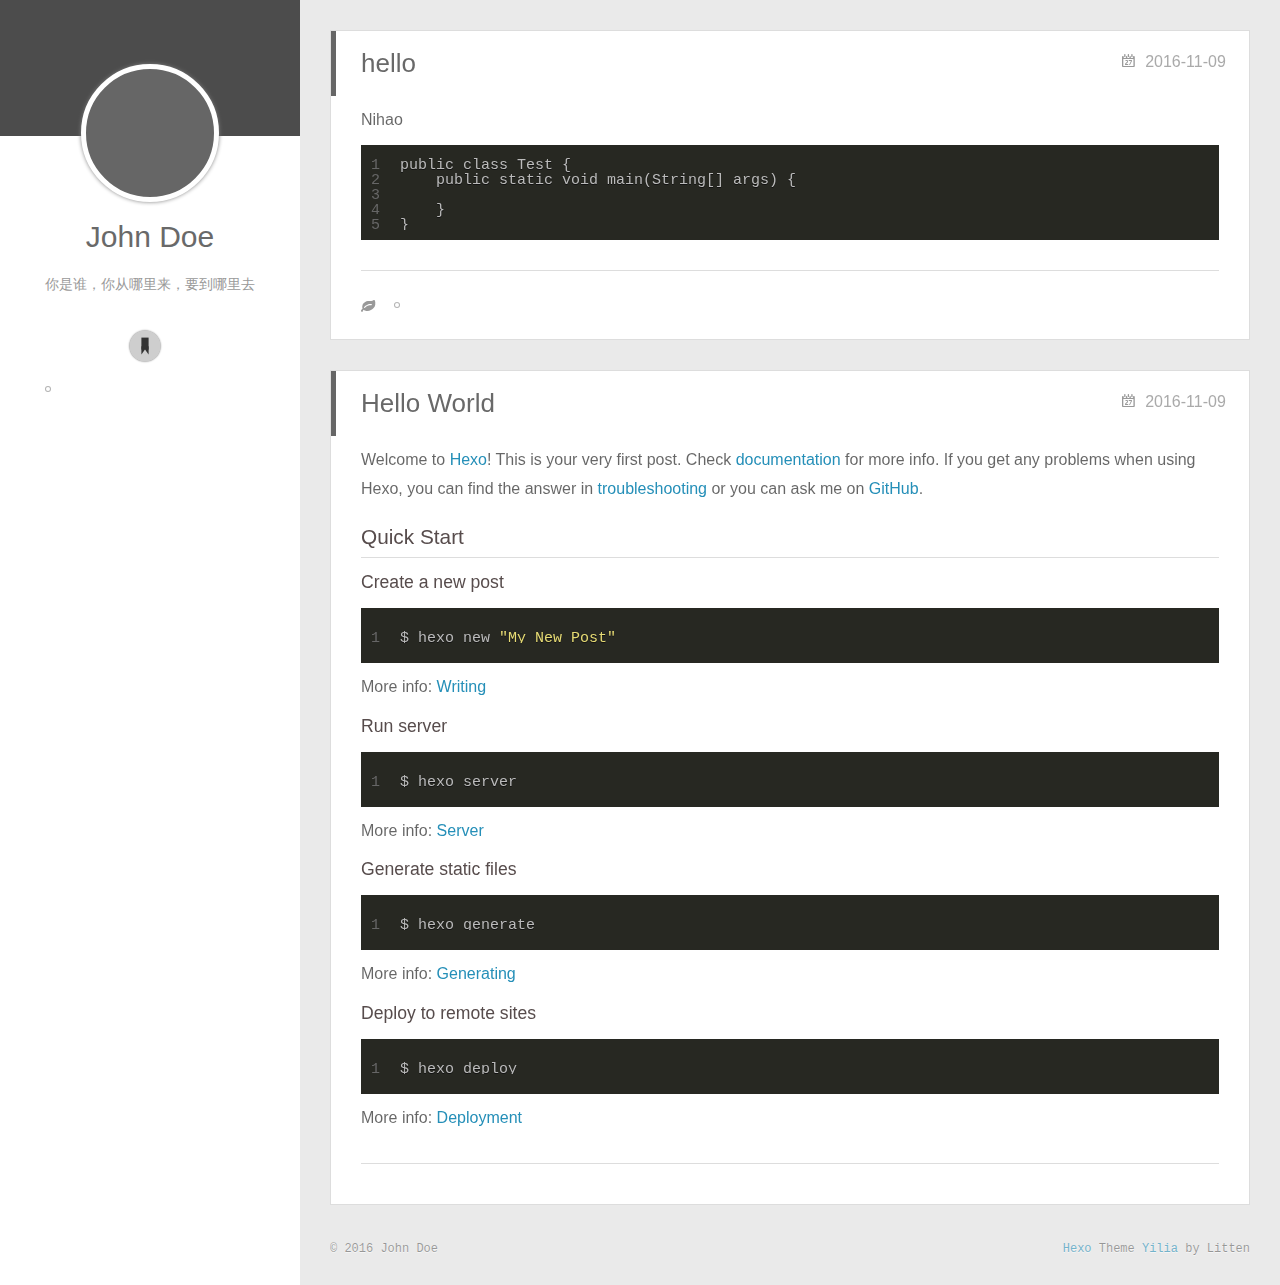
<file: index.html>
<!DOCTYPE html>
<html>
<head>
  <meta charset="utf-8">
  
  <meta http-equiv="X-UA-Compatible" content="IE=edge" >
  <title>Hexo</title>
  <meta name="viewport" content="width=device-width, initial-scale=1, maximum-scale=1">
  <meta name="description" content="你是谁，你从哪里来，要到哪里去">
<meta property="og:type" content="website">
<meta property="og:title" content="Hexo">
<meta property="og:url" content="http://yoursite.com/index.html">
<meta property="og:site_name" content="Hexo">
<meta property="og:description" content="你是谁，你从哪里来，要到哪里去">
<meta name="twitter:card" content="summary">
<meta name="twitter:title" content="Hexo">
<meta name="twitter:description" content="你是谁，你从哪里来，要到哪里去">
  
    <link rel="alternative" href="/atom.xml" title="Hexo" type="application/atom+xml">
  
  
    <link rel="icon" href="/favicon.png">
  
  <link rel="stylesheet" href="/css/style.css">
  <script src="http://7.url.cn/edu/jslib/comb/require-2.1.6,jquery-1.9.1.min.js"></script>
</head>

<body>
  <div id="container">
    <div class="left-col">
    <div class="overlay"></div>
<div class="intrude-less">
	<header id="header" class="inner">
		<a href="/" class="profilepic">
			
			<img lazy-src="/img/dog.png" class="js-avatar">
			
		</a>

		<hgroup>
		  <h1 class="header-author"><a href="/sitemap">John Doe</a></h1>
		</hgroup>

		
		<p class="header-subtitle">你是谁，你从哪里来，要到哪里去</p>
		

		
			<div class="switch-btn">
				<div class="icon">
					<div class="icon-ctn">
						<div class="icon-wrap icon-ribbon" data-idx="1">
							<div class="ribbon"></div>
						</div>
						<div class="icon-wrap icon-house hide" data-idx="0">
							<div class="birdhouse"></div>
							<div class="birdhouse_holes"></div>
						</div>
						
						<div class="icon-wrap icon-link hide" data-idx="2">
							<div class="loopback_l"></div>
							<div class="loopback_r"></div>
						</div>
						
						
						<div class="icon-wrap icon-me hide" data-idx="3">
							<div class="user"></div>
							<div class="shoulder"></div>
						</div>
						
					</div>

				</div>
				<div class="tips-box hide">
					<div class="tips-arrow"></div>
					<ul class="tips-inner">
						<li>Tags</li>
						<li>Menu</li>
						
						<li>Links</li>
						
						
						<li>Über</li>
						
					</ul>
				</div>
			</div>
		

		<div class="switch-area">
			<div class="switch-wrap">
				
				<section class="switch-part switch-part1">
					<div class="widget tagcloud" id="js-tagcloud">
						<a href="/tags/Qt/" style="font-size: 10px;">Qt</a>
					</div>
				</section>
				

				<section class="switch-part switch-part2">
					<nav class="header-menu">
						<ul>
						
							<li><a href="/">主页</a></li>
				        
							<li><a href="/archives">所有文章</a></li>
				        
						</ul>
					</nav>
					<nav class="header-nav">
						<div class="social">
							
						</div>
					</nav>
				</section>

				
				<section class="switch-part switch-part3">
					<div id="js-friends">
					
			          <a target="_blank" class="main-nav-link switch-friends-link" href="http://localhost:4000/">奥巴马的博客</a>
			        
			          <a target="_blank" class="main-nav-link switch-friends-link" href="http://localhost:4000/">卡卡的美丽传说</a>
			        
			          <a target="_blank" class="main-nav-link switch-friends-link" href="http://localhost:4000/">本泽马的博客</a>
			        
			          <a target="_blank" class="main-nav-link switch-friends-link" href="http://localhost:4000/">吉格斯的博客</a>
			        
			          <a target="_blank" class="main-nav-link switch-friends-link" href="http://localhost:4000/">习大大大不同</a>
			        
			          <a target="_blank" class="main-nav-link switch-friends-link" href="http://localhost:4000/">托蒂的博客</a>
			        
			        </div>
				</section>
				

				
				
				<section class="switch-part switch-part4">
				
					<div id="js-aboutme">我是谁，我从哪里来，我到哪里去？我就是我，是颜色不一样的吃货…</div>
				</section>
				
			</div>
		</div>
	</header>
</div>

    </div>
    <div class="mid-col">
      <nav id="mobile-nav">
  	<div class="overlay">
  		<div class="slider-trigger"></div>
  		<h1 class="header-author js-mobile-header hide">John Doe</h1>
  	</div>
	<div class="intrude-less">
		<header id="header" class="inner">
			<div class="profilepic">
			
				<img lazy-src="/img/dog.png" class="js-avatar">
			
			</div>
			<hgroup>
			  <h1 class="header-author">John Doe</h1>
			</hgroup>
			
			<p class="header-subtitle">你是谁，你从哪里来，要到哪里去</p>
			
			<nav class="header-menu">
				<ul>
				
					<li><a href="/">主页</a></li>
		        
					<li><a href="/archives">所有文章</a></li>
		        
		        <div class="clearfix"></div>
				</ul>
			</nav>
			<nav class="header-nav">
				<div class="social">
					
				</div>
			</nav>
		</header>				
	</div>
</nav>

      <div class="body-wrap">
  
    <article id="post-hello" class="article article-type-post" itemscope itemprop="blogPost">
  
    <div class="article-meta">
        

        
            <a href="/2016/11/09/hello/" class="article-date">
  	<time datetime="2016-11-09T03:16:01.000Z" itemprop="datePublished">2016-11-09</time>
</a>
        
    </div>
  
  <div class="article-inner">
    
      <input type="hidden" class="isFancy" />
    
    
      <header class="article-header">
        
  
    <h1 itemprop="name">
      <a class="article-title" href="/2016/11/09/hello/">hello</a>
    </h1>
  

      </header>
      
    
    <div class="article-entry" itemprop="articleBody">
      
        
        <p>Nihao</p>
<figure class="highlight plain"><table><tr><td class="gutter"><pre><div class="line">1</div><div class="line">2</div><div class="line">3</div><div class="line">4</div><div class="line">5</div></pre></td><td class="code"><pre><div class="line">public class Test &#123;</div><div class="line">    public static void main(String[] args) &#123;</div><div class="line"></div><div class="line">    &#125;</div><div class="line">&#125;</div></pre></td></tr></table></figure>

      
    </div>
    
    <div class="article-info article-info-index">
      
      
	<div class="article-tag tagcloud">
		<ul class="article-tag-list"><li class="article-tag-list-item"><a class="article-tag-list-link" href="/tags/Qt/">Qt</a></li></ul>
	</div>

      

      
      <div class="clearfix"></div>
    </div>
    
  </div>
  
</article>







  
    <article id="post-hello-world" class="article article-type-post" itemscope itemprop="blogPost">
  
    <div class="article-meta">
        

        
            <a href="/2016/11/09/hello-world/" class="article-date">
  	<time datetime="2016-11-09T02:08:50.088Z" itemprop="datePublished">2016-11-09</time>
</a>
        
    </div>
  
  <div class="article-inner">
    
      <input type="hidden" class="isFancy" />
    
    
      <header class="article-header">
        
  
    <h1 itemprop="name">
      <a class="article-title" href="/2016/11/09/hello-world/">Hello World</a>
    </h1>
  

      </header>
      
    
    <div class="article-entry" itemprop="articleBody">
      
        
        <p>Welcome to <a href="https://hexo.io/" target="_blank" rel="external">Hexo</a>! This is your very first post. Check <a href="https://hexo.io/docs/" target="_blank" rel="external">documentation</a> for more info. If you get any problems when using Hexo, you can find the answer in <a href="https://hexo.io/docs/troubleshooting.html" target="_blank" rel="external">troubleshooting</a> or you can ask me on <a href="https://github.com/hexojs/hexo/issues" target="_blank" rel="external">GitHub</a>.</p>
<h2 id="Quick-Start"><a href="#Quick-Start" class="headerlink" title="Quick Start"></a>Quick Start</h2><h3 id="Create-a-new-post"><a href="#Create-a-new-post" class="headerlink" title="Create a new post"></a>Create a new post</h3><figure class="highlight bash"><table><tr><td class="gutter"><pre><div class="line">1</div></pre></td><td class="code"><pre><div class="line">$ hexo new <span class="string">"My New Post"</span></div></pre></td></tr></table></figure>
<p>More info: <a href="https://hexo.io/docs/writing.html" target="_blank" rel="external">Writing</a></p>
<h3 id="Run-server"><a href="#Run-server" class="headerlink" title="Run server"></a>Run server</h3><figure class="highlight bash"><table><tr><td class="gutter"><pre><div class="line">1</div></pre></td><td class="code"><pre><div class="line">$ hexo server</div></pre></td></tr></table></figure>
<p>More info: <a href="https://hexo.io/docs/server.html" target="_blank" rel="external">Server</a></p>
<h3 id="Generate-static-files"><a href="#Generate-static-files" class="headerlink" title="Generate static files"></a>Generate static files</h3><figure class="highlight bash"><table><tr><td class="gutter"><pre><div class="line">1</div></pre></td><td class="code"><pre><div class="line">$ hexo generate</div></pre></td></tr></table></figure>
<p>More info: <a href="https://hexo.io/docs/generating.html" target="_blank" rel="external">Generating</a></p>
<h3 id="Deploy-to-remote-sites"><a href="#Deploy-to-remote-sites" class="headerlink" title="Deploy to remote sites"></a>Deploy to remote sites</h3><figure class="highlight bash"><table><tr><td class="gutter"><pre><div class="line">1</div></pre></td><td class="code"><pre><div class="line">$ hexo deploy</div></pre></td></tr></table></figure>
<p>More info: <a href="https://hexo.io/docs/deployment.html" target="_blank" rel="external">Deployment</a></p>

      
    </div>
    
    <div class="article-info article-info-index">
      
      
      

      
      <div class="clearfix"></div>
    </div>
    
  </div>
  
</article>







  
  
</div>
      <footer id="footer">
  <div class="outer">
    <div id="footer-info">
    	<div class="footer-left">
    		&copy; 2016 John Doe
    	</div>
      	<div class="footer-right">
      		<a href="http://hexo.io/" target="_blank">Hexo</a>  Theme <a href="https://github.com/litten/hexo-theme-yilia" target="_blank">Yilia</a> by Litten
      	</div>
    </div>
  </div>
</footer>
    </div>
    
  <link rel="stylesheet" href="/fancybox/jquery.fancybox.css">


<script>
	var yiliaConfig = {
		fancybox: true,
		mathjax: true,
		animate: true,
		isHome: true,
		isPost: false,
		isArchive: false,
		isTag: false,
		isCategory: false,
		open_in_new: false
	}
</script>
<script src="/js/main.js"></script>






<script type="text/x-mathjax-config">
MathJax.Hub.Config({
    tex2jax: {
        inlineMath: [ ['$','$'], ["\\(","\\)"]  ],
        processEscapes: true,
        skipTags: ['script', 'noscript', 'style', 'textarea', 'pre', 'code']
    }
});

MathJax.Hub.Queue(function() {
    var all = MathJax.Hub.getAllJax(), i;
    for(i=0; i < all.length; i += 1) {
        all[i].SourceElement().parentNode.className += ' has-jax';                 
    }       
});
</script>

<script type="text/javascript" src="http://cdn.mathjax.org/mathjax/latest/MathJax.js?config=TeX-AMS-MML_HTMLorMML">
</script>


  </div>
</body>
</html>
</file>
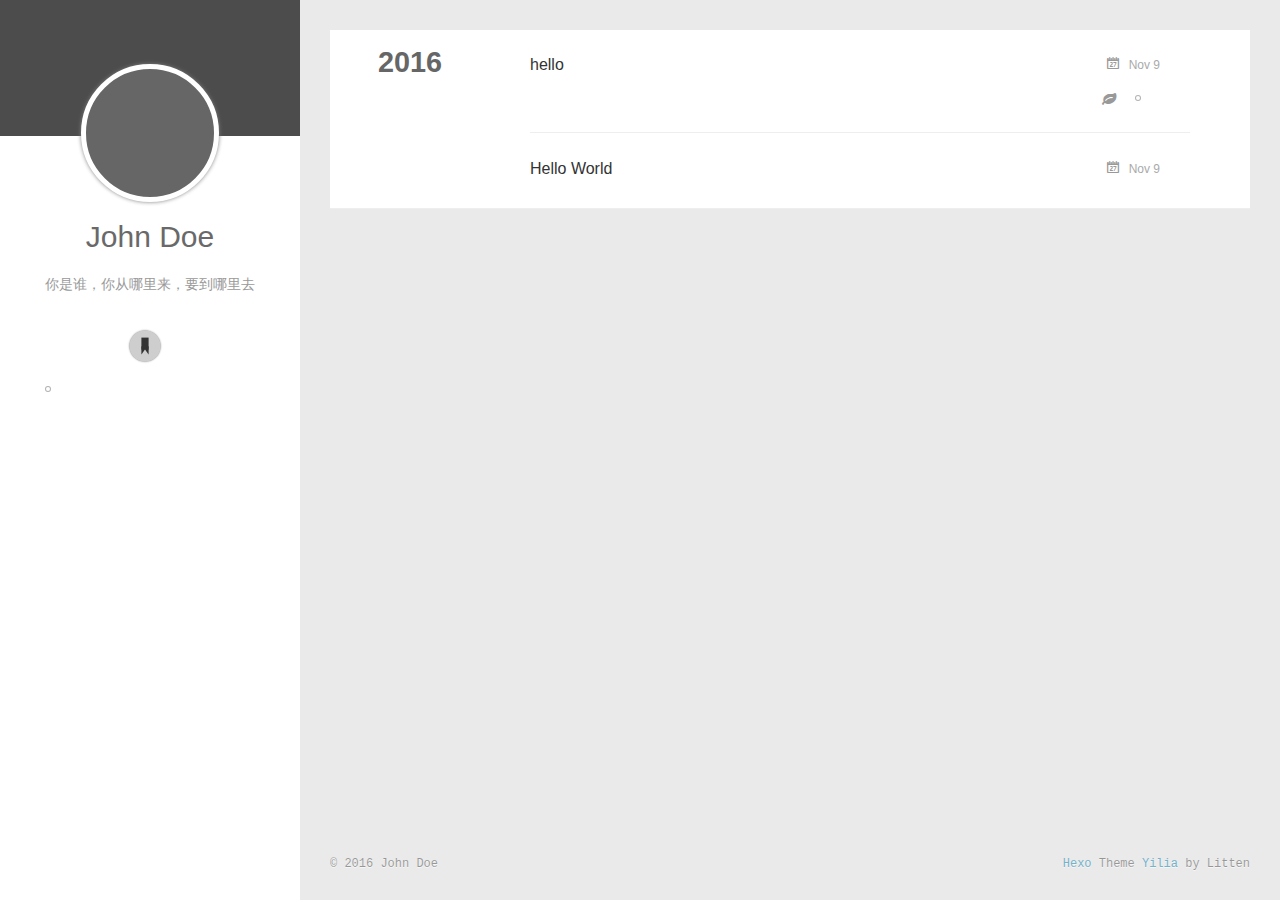
<file: archives/index.html>
<!DOCTYPE html>
<html>
<head>
  <meta charset="utf-8">
  
  <meta http-equiv="X-UA-Compatible" content="IE=edge" >
  <title>Archives | Hexo</title>
  <meta name="viewport" content="width=device-width, initial-scale=1, maximum-scale=1">
  <meta name="description" content="你是谁，你从哪里来，要到哪里去">
<meta property="og:type" content="website">
<meta property="og:title" content="Hexo">
<meta property="og:url" content="http://yoursite.com/archives/index.html">
<meta property="og:site_name" content="Hexo">
<meta property="og:description" content="你是谁，你从哪里来，要到哪里去">
<meta name="twitter:card" content="summary">
<meta name="twitter:title" content="Hexo">
<meta name="twitter:description" content="你是谁，你从哪里来，要到哪里去">
  
    <link rel="alternative" href="/atom.xml" title="Hexo" type="application/atom+xml">
  
  
    <link rel="icon" href="/favicon.png">
  
  <link rel="stylesheet" href="/css/style.css">
  <script src="http://7.url.cn/edu/jslib/comb/require-2.1.6,jquery-1.9.1.min.js"></script>
</head>

<body>
  <div id="container">
    <div class="left-col">
    <div class="overlay"></div>
<div class="intrude-less">
	<header id="header" class="inner">
		<a href="/" class="profilepic">
			
			<img lazy-src="/img/dog.png" class="js-avatar">
			
		</a>

		<hgroup>
		  <h1 class="header-author"><a href="/sitemap">John Doe</a></h1>
		</hgroup>

		
		<p class="header-subtitle">你是谁，你从哪里来，要到哪里去</p>
		

		
			<div class="switch-btn">
				<div class="icon">
					<div class="icon-ctn">
						<div class="icon-wrap icon-ribbon" data-idx="1">
							<div class="ribbon"></div>
						</div>
						<div class="icon-wrap icon-house hide" data-idx="0">
							<div class="birdhouse"></div>
							<div class="birdhouse_holes"></div>
						</div>
						
						<div class="icon-wrap icon-link hide" data-idx="2">
							<div class="loopback_l"></div>
							<div class="loopback_r"></div>
						</div>
						
						
						<div class="icon-wrap icon-me hide" data-idx="3">
							<div class="user"></div>
							<div class="shoulder"></div>
						</div>
						
					</div>

				</div>
				<div class="tips-box hide">
					<div class="tips-arrow"></div>
					<ul class="tips-inner">
						<li>Tags</li>
						<li>Menu</li>
						
						<li>Links</li>
						
						
						<li>Über</li>
						
					</ul>
				</div>
			</div>
		

		<div class="switch-area">
			<div class="switch-wrap">
				
				<section class="switch-part switch-part1">
					<div class="widget tagcloud" id="js-tagcloud">
						<a href="/tags/Qt/" style="font-size: 10px;">Qt</a>
					</div>
				</section>
				

				<section class="switch-part switch-part2">
					<nav class="header-menu">
						<ul>
						
							<li><a href="/">主页</a></li>
				        
							<li><a href="/archives">所有文章</a></li>
				        
						</ul>
					</nav>
					<nav class="header-nav">
						<div class="social">
							
						</div>
					</nav>
				</section>

				
				<section class="switch-part switch-part3">
					<div id="js-friends">
					
			          <a target="_blank" class="main-nav-link switch-friends-link" href="http://localhost:4000/">奥巴马的博客</a>
			        
			          <a target="_blank" class="main-nav-link switch-friends-link" href="http://localhost:4000/">卡卡的美丽传说</a>
			        
			          <a target="_blank" class="main-nav-link switch-friends-link" href="http://localhost:4000/">本泽马的博客</a>
			        
			          <a target="_blank" class="main-nav-link switch-friends-link" href="http://localhost:4000/">吉格斯的博客</a>
			        
			          <a target="_blank" class="main-nav-link switch-friends-link" href="http://localhost:4000/">习大大大不同</a>
			        
			          <a target="_blank" class="main-nav-link switch-friends-link" href="http://localhost:4000/">托蒂的博客</a>
			        
			        </div>
				</section>
				

				
				
				<section class="switch-part switch-part4">
				
					<div id="js-aboutme">我是谁，我从哪里来，我到哪里去？我就是我，是颜色不一样的吃货…</div>
				</section>
				
			</div>
		</div>
	</header>
</div>

    </div>
    <div class="mid-col">
      <nav id="mobile-nav">
  	<div class="overlay">
  		<div class="slider-trigger"></div>
  		<h1 class="header-author js-mobile-header hide">John Doe</h1>
  	</div>
	<div class="intrude-less">
		<header id="header" class="inner">
			<div class="profilepic">
			
				<img lazy-src="/img/dog.png" class="js-avatar">
			
			</div>
			<hgroup>
			  <h1 class="header-author">John Doe</h1>
			</hgroup>
			
			<p class="header-subtitle">你是谁，你从哪里来，要到哪里去</p>
			
			<nav class="header-menu">
				<ul>
				
					<li><a href="/">主页</a></li>
		        
					<li><a href="/archives">所有文章</a></li>
		        
		        <div class="clearfix"></div>
				</ul>
			</nav>
			<nav class="header-nav">
				<div class="social">
					
				</div>
			</nav>
		</header>				
	</div>
</nav>

      <div class="body-wrap">
  
  
    
    
      
      
      <section class="archives-wrap">
        <div class="archive-year-wrap">
          <a href="/archives/2016" class="archive-year">2016</a>
        </div>
        <div class="archives">
    
    <article class="archive-article archive-type-post">
  <div class="archive-article-inner">
    <header class="archive-article-header">
      	<div class="article-meta">
	      	<a href="/2016/11/09/hello/" class="archive-article-date">
  	<time datetime="2016-11-09T03:16:01.000Z" itemprop="datePublished">Nov 9</time>
</a>
        </div>
    	 
  
    <h1 itemprop="name">
      <a class="archive-article-title" href="/2016/11/09/hello/">hello</a>
    </h1>
  

        <div class="article-info info-on-right">
          
	<div class="article-tag tagcloud">
		<ul class="article-tag-list"><li class="article-tag-list-item"><a class="article-tag-list-link" href="/tags/Qt/">Qt</a></li></ul>
	</div>

          

        </div>
        <div class="clearfix"></div>
    </header>
  </div>
</article>
  
    
    
    <article class="archive-article archive-type-post">
  <div class="archive-article-inner">
    <header class="archive-article-header">
      	<div class="article-meta">
	      	<a href="/2016/11/09/hello-world/" class="archive-article-date">
  	<time datetime="2016-11-09T02:08:50.088Z" itemprop="datePublished">Nov 9</time>
</a>
        </div>
    	 
  
    <h1 itemprop="name">
      <a class="archive-article-title" href="/2016/11/09/hello-world/">Hello World</a>
    </h1>
  

        <div class="article-info info-on-right">
          
          

        </div>
        <div class="clearfix"></div>
    </header>
  </div>
</article>
  
  
    </div></section>
  

    

</div>
      <footer id="footer">
  <div class="outer">
    <div id="footer-info">
    	<div class="footer-left">
    		&copy; 2016 John Doe
    	</div>
      	<div class="footer-right">
      		<a href="http://hexo.io/" target="_blank">Hexo</a>  Theme <a href="https://github.com/litten/hexo-theme-yilia" target="_blank">Yilia</a> by Litten
      	</div>
    </div>
  </div>
</footer>
    </div>
    
  <link rel="stylesheet" href="/fancybox/jquery.fancybox.css">


<script>
	var yiliaConfig = {
		fancybox: true,
		mathjax: true,
		animate: true,
		isHome: false,
		isPost: false,
		isArchive: true,
		isTag: false,
		isCategory: false,
		open_in_new: false
	}
</script>
<script src="/js/main.js"></script>






<script type="text/x-mathjax-config">
MathJax.Hub.Config({
    tex2jax: {
        inlineMath: [ ['$','$'], ["\\(","\\)"]  ],
        processEscapes: true,
        skipTags: ['script', 'noscript', 'style', 'textarea', 'pre', 'code']
    }
});

MathJax.Hub.Queue(function() {
    var all = MathJax.Hub.getAllJax(), i;
    for(i=0; i < all.length; i += 1) {
        all[i].SourceElement().parentNode.className += ' has-jax';                 
    }       
});
</script>

<script type="text/javascript" src="http://cdn.mathjax.org/mathjax/latest/MathJax.js?config=TeX-AMS-MML_HTMLorMML">
</script>


  </div>
</body>
</html>
</file>
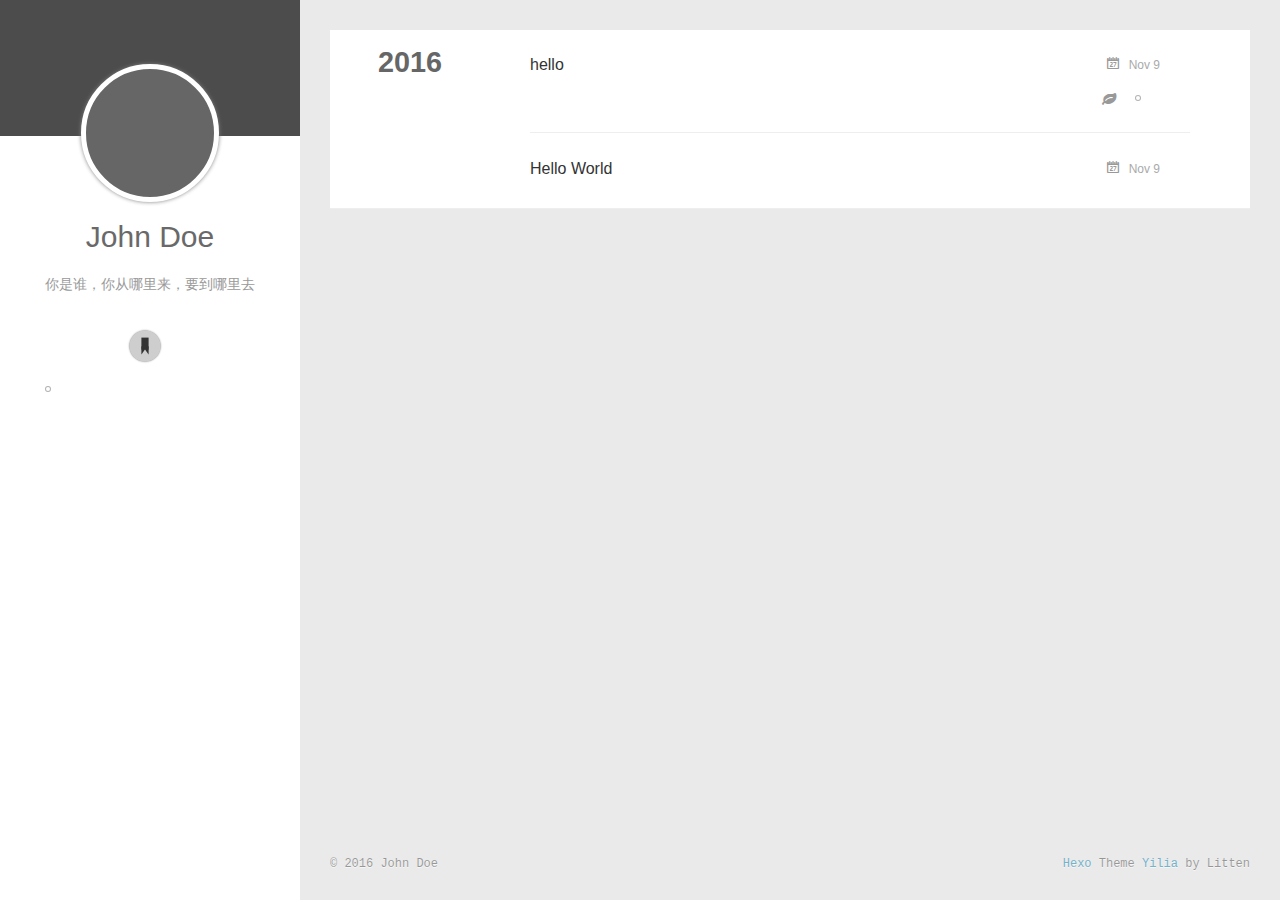
<file: archives/2016/index.html>
<!DOCTYPE html>
<html>
<head>
  <meta charset="utf-8">
  
  <meta http-equiv="X-UA-Compatible" content="IE=edge" >
  <title>Archives: 2016 | Hexo</title>
  <meta name="viewport" content="width=device-width, initial-scale=1, maximum-scale=1">
  <meta name="description" content="你是谁，你从哪里来，要到哪里去">
<meta property="og:type" content="website">
<meta property="og:title" content="Hexo">
<meta property="og:url" content="http://yoursite.com/archives/2016/index.html">
<meta property="og:site_name" content="Hexo">
<meta property="og:description" content="你是谁，你从哪里来，要到哪里去">
<meta name="twitter:card" content="summary">
<meta name="twitter:title" content="Hexo">
<meta name="twitter:description" content="你是谁，你从哪里来，要到哪里去">
  
    <link rel="alternative" href="/atom.xml" title="Hexo" type="application/atom+xml">
  
  
    <link rel="icon" href="/favicon.png">
  
  <link rel="stylesheet" href="/css/style.css">
  <script src="http://7.url.cn/edu/jslib/comb/require-2.1.6,jquery-1.9.1.min.js"></script>
</head>

<body>
  <div id="container">
    <div class="left-col">
    <div class="overlay"></div>
<div class="intrude-less">
	<header id="header" class="inner">
		<a href="/" class="profilepic">
			
			<img lazy-src="/img/dog.png" class="js-avatar">
			
		</a>

		<hgroup>
		  <h1 class="header-author"><a href="/sitemap">John Doe</a></h1>
		</hgroup>

		
		<p class="header-subtitle">你是谁，你从哪里来，要到哪里去</p>
		

		
			<div class="switch-btn">
				<div class="icon">
					<div class="icon-ctn">
						<div class="icon-wrap icon-ribbon" data-idx="1">
							<div class="ribbon"></div>
						</div>
						<div class="icon-wrap icon-house hide" data-idx="0">
							<div class="birdhouse"></div>
							<div class="birdhouse_holes"></div>
						</div>
						
						<div class="icon-wrap icon-link hide" data-idx="2">
							<div class="loopback_l"></div>
							<div class="loopback_r"></div>
						</div>
						
						
						<div class="icon-wrap icon-me hide" data-idx="3">
							<div class="user"></div>
							<div class="shoulder"></div>
						</div>
						
					</div>

				</div>
				<div class="tips-box hide">
					<div class="tips-arrow"></div>
					<ul class="tips-inner">
						<li>Tags</li>
						<li>Menu</li>
						
						<li>Links</li>
						
						
						<li>Über</li>
						
					</ul>
				</div>
			</div>
		

		<div class="switch-area">
			<div class="switch-wrap">
				
				<section class="switch-part switch-part1">
					<div class="widget tagcloud" id="js-tagcloud">
						<a href="/tags/Qt/" style="font-size: 10px;">Qt</a>
					</div>
				</section>
				

				<section class="switch-part switch-part2">
					<nav class="header-menu">
						<ul>
						
							<li><a href="/">主页</a></li>
				        
							<li><a href="/archives">所有文章</a></li>
				        
						</ul>
					</nav>
					<nav class="header-nav">
						<div class="social">
							
						</div>
					</nav>
				</section>

				
				<section class="switch-part switch-part3">
					<div id="js-friends">
					
			          <a target="_blank" class="main-nav-link switch-friends-link" href="http://localhost:4000/">奥巴马的博客</a>
			        
			          <a target="_blank" class="main-nav-link switch-friends-link" href="http://localhost:4000/">卡卡的美丽传说</a>
			        
			          <a target="_blank" class="main-nav-link switch-friends-link" href="http://localhost:4000/">本泽马的博客</a>
			        
			          <a target="_blank" class="main-nav-link switch-friends-link" href="http://localhost:4000/">吉格斯的博客</a>
			        
			          <a target="_blank" class="main-nav-link switch-friends-link" href="http://localhost:4000/">习大大大不同</a>
			        
			          <a target="_blank" class="main-nav-link switch-friends-link" href="http://localhost:4000/">托蒂的博客</a>
			        
			        </div>
				</section>
				

				
				
				<section class="switch-part switch-part4">
				
					<div id="js-aboutme">我是谁，我从哪里来，我到哪里去？我就是我，是颜色不一样的吃货…</div>
				</section>
				
			</div>
		</div>
	</header>
</div>

    </div>
    <div class="mid-col">
      <nav id="mobile-nav">
  	<div class="overlay">
  		<div class="slider-trigger"></div>
  		<h1 class="header-author js-mobile-header hide">John Doe</h1>
  	</div>
	<div class="intrude-less">
		<header id="header" class="inner">
			<div class="profilepic">
			
				<img lazy-src="/img/dog.png" class="js-avatar">
			
			</div>
			<hgroup>
			  <h1 class="header-author">John Doe</h1>
			</hgroup>
			
			<p class="header-subtitle">你是谁，你从哪里来，要到哪里去</p>
			
			<nav class="header-menu">
				<ul>
				
					<li><a href="/">主页</a></li>
		        
					<li><a href="/archives">所有文章</a></li>
		        
		        <div class="clearfix"></div>
				</ul>
			</nav>
			<nav class="header-nav">
				<div class="social">
					
				</div>
			</nav>
		</header>				
	</div>
</nav>

      <div class="body-wrap">
  
  
    
    
      
      
      <section class="archives-wrap">
        <div class="archive-year-wrap">
          <a href="/archives/2016" class="archive-year">2016</a>
        </div>
        <div class="archives">
    
    <article class="archive-article archive-type-post">
  <div class="archive-article-inner">
    <header class="archive-article-header">
      	<div class="article-meta">
	      	<a href="/2016/11/09/hello/" class="archive-article-date">
  	<time datetime="2016-11-09T03:16:01.000Z" itemprop="datePublished">Nov 9</time>
</a>
        </div>
    	 
  
    <h1 itemprop="name">
      <a class="archive-article-title" href="/2016/11/09/hello/">hello</a>
    </h1>
  

        <div class="article-info info-on-right">
          
	<div class="article-tag tagcloud">
		<ul class="article-tag-list"><li class="article-tag-list-item"><a class="article-tag-list-link" href="/tags/Qt/">Qt</a></li></ul>
	</div>

          

        </div>
        <div class="clearfix"></div>
    </header>
  </div>
</article>
  
    
    
    <article class="archive-article archive-type-post">
  <div class="archive-article-inner">
    <header class="archive-article-header">
      	<div class="article-meta">
	      	<a href="/2016/11/09/hello-world/" class="archive-article-date">
  	<time datetime="2016-11-09T02:08:50.088Z" itemprop="datePublished">Nov 9</time>
</a>
        </div>
    	 
  
    <h1 itemprop="name">
      <a class="archive-article-title" href="/2016/11/09/hello-world/">Hello World</a>
    </h1>
  

        <div class="article-info info-on-right">
          
          

        </div>
        <div class="clearfix"></div>
    </header>
  </div>
</article>
  
  
    </div></section>
  

    

</div>
      <footer id="footer">
  <div class="outer">
    <div id="footer-info">
    	<div class="footer-left">
    		&copy; 2016 John Doe
    	</div>
      	<div class="footer-right">
      		<a href="http://hexo.io/" target="_blank">Hexo</a>  Theme <a href="https://github.com/litten/hexo-theme-yilia" target="_blank">Yilia</a> by Litten
      	</div>
    </div>
  </div>
</footer>
    </div>
    
  <link rel="stylesheet" href="/fancybox/jquery.fancybox.css">


<script>
	var yiliaConfig = {
		fancybox: true,
		mathjax: true,
		animate: true,
		isHome: false,
		isPost: false,
		isArchive: true,
		isTag: false,
		isCategory: false,
		open_in_new: false
	}
</script>
<script src="/js/main.js"></script>






<script type="text/x-mathjax-config">
MathJax.Hub.Config({
    tex2jax: {
        inlineMath: [ ['$','$'], ["\\(","\\)"]  ],
        processEscapes: true,
        skipTags: ['script', 'noscript', 'style', 'textarea', 'pre', 'code']
    }
});

MathJax.Hub.Queue(function() {
    var all = MathJax.Hub.getAllJax(), i;
    for(i=0; i < all.length; i += 1) {
        all[i].SourceElement().parentNode.className += ' has-jax';                 
    }       
});
</script>

<script type="text/javascript" src="http://cdn.mathjax.org/mathjax/latest/MathJax.js?config=TeX-AMS-MML_HTMLorMML">
</script>


  </div>
</body>
</html>
</file>
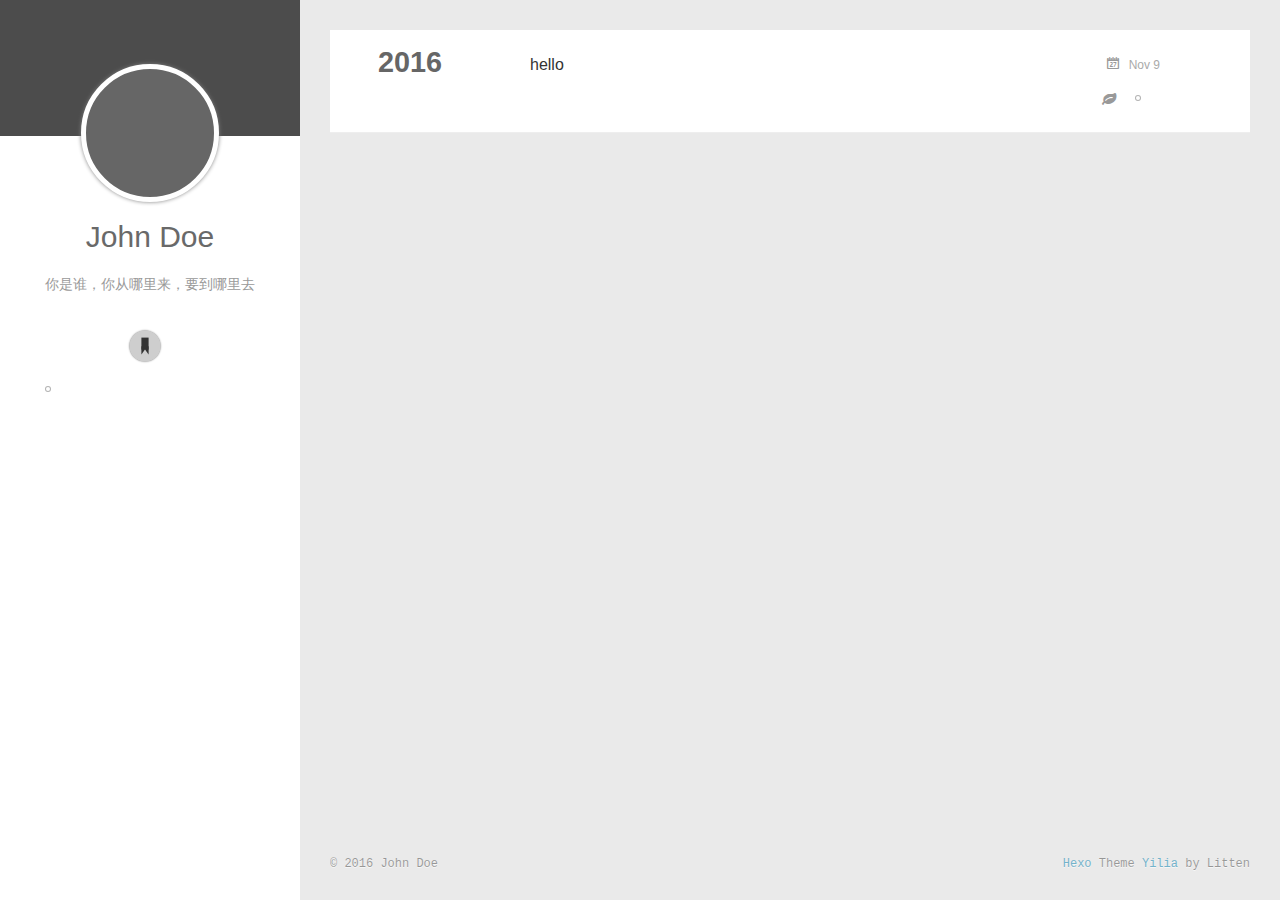
<file: tags/Qt/index.html>
<!DOCTYPE html>
<html>
<head>
  <meta charset="utf-8">
  
  <meta http-equiv="X-UA-Compatible" content="IE=edge" >
  <title>Tag: Qt | Hexo</title>
  <meta name="viewport" content="width=device-width, initial-scale=1, maximum-scale=1">
  <meta name="description" content="你是谁，你从哪里来，要到哪里去">
<meta property="og:type" content="website">
<meta property="og:title" content="Hexo">
<meta property="og:url" content="http://yoursite.com/tags/Qt/index.html">
<meta property="og:site_name" content="Hexo">
<meta property="og:description" content="你是谁，你从哪里来，要到哪里去">
<meta name="twitter:card" content="summary">
<meta name="twitter:title" content="Hexo">
<meta name="twitter:description" content="你是谁，你从哪里来，要到哪里去">
  
    <link rel="alternative" href="/atom.xml" title="Hexo" type="application/atom+xml">
  
  
    <link rel="icon" href="/favicon.png">
  
  <link rel="stylesheet" href="/css/style.css">
  <script src="http://7.url.cn/edu/jslib/comb/require-2.1.6,jquery-1.9.1.min.js"></script>
</head>

<body>
  <div id="container">
    <div class="left-col">
    <div class="overlay"></div>
<div class="intrude-less">
	<header id="header" class="inner">
		<a href="/" class="profilepic">
			
			<img lazy-src="/img/dog.png" class="js-avatar">
			
		</a>

		<hgroup>
		  <h1 class="header-author"><a href="/sitemap">John Doe</a></h1>
		</hgroup>

		
		<p class="header-subtitle">你是谁，你从哪里来，要到哪里去</p>
		

		
			<div class="switch-btn">
				<div class="icon">
					<div class="icon-ctn">
						<div class="icon-wrap icon-ribbon" data-idx="1">
							<div class="ribbon"></div>
						</div>
						<div class="icon-wrap icon-house hide" data-idx="0">
							<div class="birdhouse"></div>
							<div class="birdhouse_holes"></div>
						</div>
						
						<div class="icon-wrap icon-link hide" data-idx="2">
							<div class="loopback_l"></div>
							<div class="loopback_r"></div>
						</div>
						
						
						<div class="icon-wrap icon-me hide" data-idx="3">
							<div class="user"></div>
							<div class="shoulder"></div>
						</div>
						
					</div>

				</div>
				<div class="tips-box hide">
					<div class="tips-arrow"></div>
					<ul class="tips-inner">
						<li>Tags</li>
						<li>Menu</li>
						
						<li>Links</li>
						
						
						<li>Über</li>
						
					</ul>
				</div>
			</div>
		

		<div class="switch-area">
			<div class="switch-wrap">
				
				<section class="switch-part switch-part1">
					<div class="widget tagcloud" id="js-tagcloud">
						<a href="/tags/Qt/" style="font-size: 10px;">Qt</a>
					</div>
				</section>
				

				<section class="switch-part switch-part2">
					<nav class="header-menu">
						<ul>
						
							<li><a href="/">主页</a></li>
				        
							<li><a href="/archives">所有文章</a></li>
				        
						</ul>
					</nav>
					<nav class="header-nav">
						<div class="social">
							
						</div>
					</nav>
				</section>

				
				<section class="switch-part switch-part3">
					<div id="js-friends">
					
			          <a target="_blank" class="main-nav-link switch-friends-link" href="http://localhost:4000/">奥巴马的博客</a>
			        
			          <a target="_blank" class="main-nav-link switch-friends-link" href="http://localhost:4000/">卡卡的美丽传说</a>
			        
			          <a target="_blank" class="main-nav-link switch-friends-link" href="http://localhost:4000/">本泽马的博客</a>
			        
			          <a target="_blank" class="main-nav-link switch-friends-link" href="http://localhost:4000/">吉格斯的博客</a>
			        
			          <a target="_blank" class="main-nav-link switch-friends-link" href="http://localhost:4000/">习大大大不同</a>
			        
			          <a target="_blank" class="main-nav-link switch-friends-link" href="http://localhost:4000/">托蒂的博客</a>
			        
			        </div>
				</section>
				

				
				
				<section class="switch-part switch-part4">
				
					<div id="js-aboutme">我是谁，我从哪里来，我到哪里去？我就是我，是颜色不一样的吃货…</div>
				</section>
				
			</div>
		</div>
	</header>
</div>

    </div>
    <div class="mid-col">
      <nav id="mobile-nav">
  	<div class="overlay">
  		<div class="slider-trigger"></div>
  		<h1 class="header-author js-mobile-header hide">John Doe</h1>
  	</div>
	<div class="intrude-less">
		<header id="header" class="inner">
			<div class="profilepic">
			
				<img lazy-src="/img/dog.png" class="js-avatar">
			
			</div>
			<hgroup>
			  <h1 class="header-author">John Doe</h1>
			</hgroup>
			
			<p class="header-subtitle">你是谁，你从哪里来，要到哪里去</p>
			
			<nav class="header-menu">
				<ul>
				
					<li><a href="/">主页</a></li>
		        
					<li><a href="/archives">所有文章</a></li>
		        
		        <div class="clearfix"></div>
				</ul>
			</nav>
			<nav class="header-nav">
				<div class="social">
					
				</div>
			</nav>
		</header>				
	</div>
</nav>

      <div class="body-wrap">
  
  
    
    
      
      
      <section class="archives-wrap">
        <div class="archive-year-wrap">
          <a href="/archives/2016" class="archive-year">2016</a>
        </div>
        <div class="archives">
    
    <article class="archive-article archive-type-post">
  <div class="archive-article-inner">
    <header class="archive-article-header">
      	<div class="article-meta">
	      	<a href="/2016/11/09/hello/" class="archive-article-date">
  	<time datetime="2016-11-09T03:16:01.000Z" itemprop="datePublished">Nov 9</time>
</a>
        </div>
    	 
  
    <h1 itemprop="name">
      <a class="archive-article-title" href="/2016/11/09/hello/">hello</a>
    </h1>
  

        <div class="article-info info-on-right">
          
	<div class="article-tag tagcloud">
		<ul class="article-tag-list"><li class="article-tag-list-item"><a class="article-tag-list-link" href="/tags/Qt/">Qt</a></li></ul>
	</div>

          

        </div>
        <div class="clearfix"></div>
    </header>
  </div>
</article>
  
  
    </div></section>
  

    

</div>
      <footer id="footer">
  <div class="outer">
    <div id="footer-info">
    	<div class="footer-left">
    		&copy; 2016 John Doe
    	</div>
      	<div class="footer-right">
      		<a href="http://hexo.io/" target="_blank">Hexo</a>  Theme <a href="https://github.com/litten/hexo-theme-yilia" target="_blank">Yilia</a> by Litten
      	</div>
    </div>
  </div>
</footer>
    </div>
    
  <link rel="stylesheet" href="/fancybox/jquery.fancybox.css">


<script>
	var yiliaConfig = {
		fancybox: true,
		mathjax: true,
		animate: true,
		isHome: false,
		isPost: false,
		isArchive: false,
		isTag: true,
		isCategory: false,
		open_in_new: false
	}
</script>
<script src="/js/main.js"></script>






<script type="text/x-mathjax-config">
MathJax.Hub.Config({
    tex2jax: {
        inlineMath: [ ['$','$'], ["\\(","\\)"]  ],
        processEscapes: true,
        skipTags: ['script', 'noscript', 'style', 'textarea', 'pre', 'code']
    }
});

MathJax.Hub.Queue(function() {
    var all = MathJax.Hub.getAllJax(), i;
    for(i=0; i < all.length; i += 1) {
        all[i].SourceElement().parentNode.className += ' has-jax';                 
    }       
});
</script>

<script type="text/javascript" src="http://cdn.mathjax.org/mathjax/latest/MathJax.js?config=TeX-AMS-MML_HTMLorMML">
</script>


  </div>
</body>
</html>
</file>
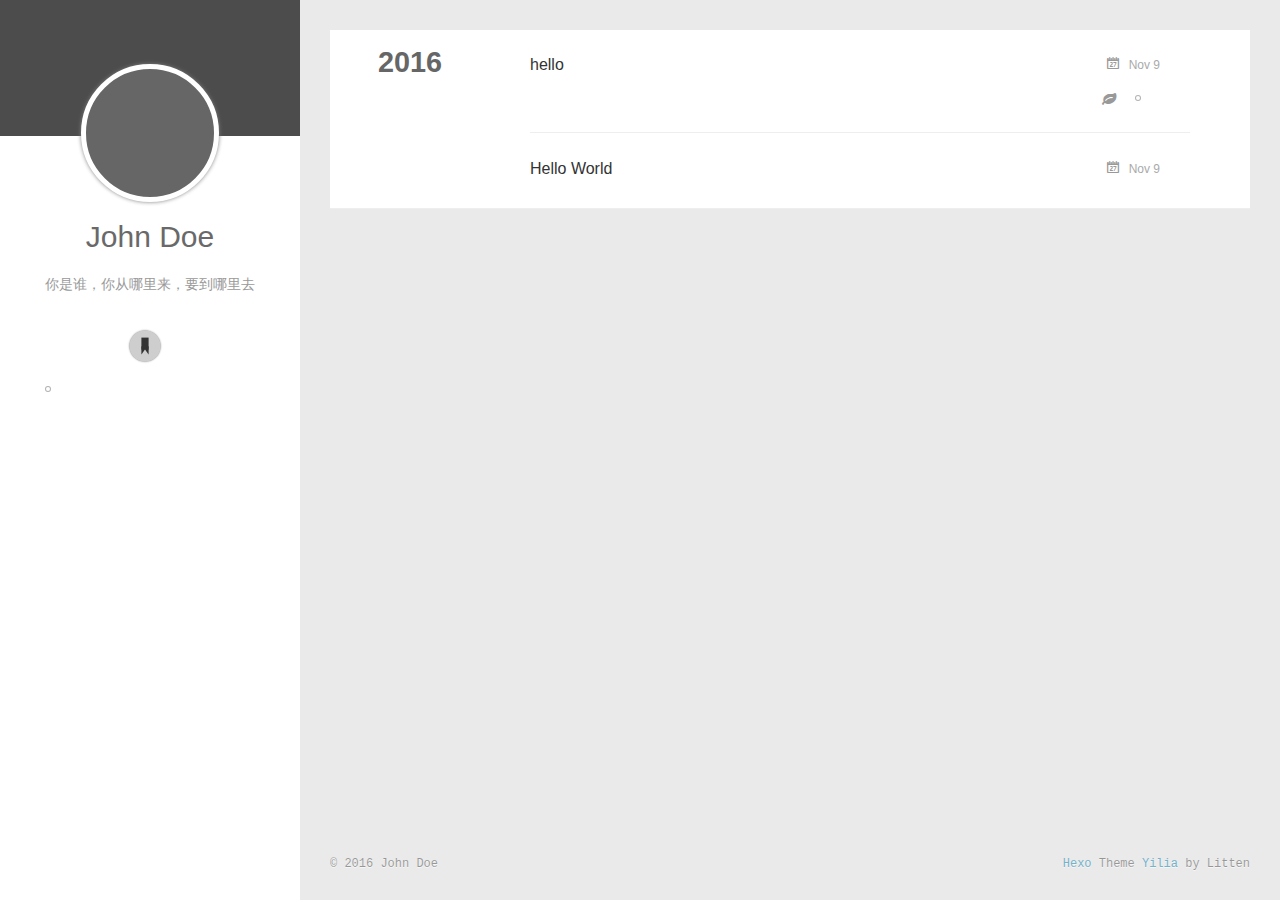
<file: archives/2016/11/index.html>
<!DOCTYPE html>
<html>
<head>
  <meta charset="utf-8">
  
  <meta http-equiv="X-UA-Compatible" content="IE=edge" >
  <title>Archives: 2016/11 | Hexo</title>
  <meta name="viewport" content="width=device-width, initial-scale=1, maximum-scale=1">
  <meta name="description" content="你是谁，你从哪里来，要到哪里去">
<meta property="og:type" content="website">
<meta property="og:title" content="Hexo">
<meta property="og:url" content="http://yoursite.com/archives/2016/11/index.html">
<meta property="og:site_name" content="Hexo">
<meta property="og:description" content="你是谁，你从哪里来，要到哪里去">
<meta name="twitter:card" content="summary">
<meta name="twitter:title" content="Hexo">
<meta name="twitter:description" content="你是谁，你从哪里来，要到哪里去">
  
    <link rel="alternative" href="/atom.xml" title="Hexo" type="application/atom+xml">
  
  
    <link rel="icon" href="/favicon.png">
  
  <link rel="stylesheet" href="/css/style.css">
  <script src="http://7.url.cn/edu/jslib/comb/require-2.1.6,jquery-1.9.1.min.js"></script>
</head>

<body>
  <div id="container">
    <div class="left-col">
    <div class="overlay"></div>
<div class="intrude-less">
	<header id="header" class="inner">
		<a href="/" class="profilepic">
			
			<img lazy-src="/img/dog.png" class="js-avatar">
			
		</a>

		<hgroup>
		  <h1 class="header-author"><a href="/sitemap">John Doe</a></h1>
		</hgroup>

		
		<p class="header-subtitle">你是谁，你从哪里来，要到哪里去</p>
		

		
			<div class="switch-btn">
				<div class="icon">
					<div class="icon-ctn">
						<div class="icon-wrap icon-ribbon" data-idx="1">
							<div class="ribbon"></div>
						</div>
						<div class="icon-wrap icon-house hide" data-idx="0">
							<div class="birdhouse"></div>
							<div class="birdhouse_holes"></div>
						</div>
						
						<div class="icon-wrap icon-link hide" data-idx="2">
							<div class="loopback_l"></div>
							<div class="loopback_r"></div>
						</div>
						
						
						<div class="icon-wrap icon-me hide" data-idx="3">
							<div class="user"></div>
							<div class="shoulder"></div>
						</div>
						
					</div>

				</div>
				<div class="tips-box hide">
					<div class="tips-arrow"></div>
					<ul class="tips-inner">
						<li>Tags</li>
						<li>Menu</li>
						
						<li>Links</li>
						
						
						<li>Über</li>
						
					</ul>
				</div>
			</div>
		

		<div class="switch-area">
			<div class="switch-wrap">
				
				<section class="switch-part switch-part1">
					<div class="widget tagcloud" id="js-tagcloud">
						<a href="/tags/Qt/" style="font-size: 10px;">Qt</a>
					</div>
				</section>
				

				<section class="switch-part switch-part2">
					<nav class="header-menu">
						<ul>
						
							<li><a href="/">主页</a></li>
				        
							<li><a href="/archives">所有文章</a></li>
				        
						</ul>
					</nav>
					<nav class="header-nav">
						<div class="social">
							
						</div>
					</nav>
				</section>

				
				<section class="switch-part switch-part3">
					<div id="js-friends">
					
			          <a target="_blank" class="main-nav-link switch-friends-link" href="http://localhost:4000/">奥巴马的博客</a>
			        
			          <a target="_blank" class="main-nav-link switch-friends-link" href="http://localhost:4000/">卡卡的美丽传说</a>
			        
			          <a target="_blank" class="main-nav-link switch-friends-link" href="http://localhost:4000/">本泽马的博客</a>
			        
			          <a target="_blank" class="main-nav-link switch-friends-link" href="http://localhost:4000/">吉格斯的博客</a>
			        
			          <a target="_blank" class="main-nav-link switch-friends-link" href="http://localhost:4000/">习大大大不同</a>
			        
			          <a target="_blank" class="main-nav-link switch-friends-link" href="http://localhost:4000/">托蒂的博客</a>
			        
			        </div>
				</section>
				

				
				
				<section class="switch-part switch-part4">
				
					<div id="js-aboutme">我是谁，我从哪里来，我到哪里去？我就是我，是颜色不一样的吃货…</div>
				</section>
				
			</div>
		</div>
	</header>
</div>

    </div>
    <div class="mid-col">
      <nav id="mobile-nav">
  	<div class="overlay">
  		<div class="slider-trigger"></div>
  		<h1 class="header-author js-mobile-header hide">John Doe</h1>
  	</div>
	<div class="intrude-less">
		<header id="header" class="inner">
			<div class="profilepic">
			
				<img lazy-src="/img/dog.png" class="js-avatar">
			
			</div>
			<hgroup>
			  <h1 class="header-author">John Doe</h1>
			</hgroup>
			
			<p class="header-subtitle">你是谁，你从哪里来，要到哪里去</p>
			
			<nav class="header-menu">
				<ul>
				
					<li><a href="/">主页</a></li>
		        
					<li><a href="/archives">所有文章</a></li>
		        
		        <div class="clearfix"></div>
				</ul>
			</nav>
			<nav class="header-nav">
				<div class="social">
					
				</div>
			</nav>
		</header>				
	</div>
</nav>

      <div class="body-wrap">
  
  
    
    
      
      
      <section class="archives-wrap">
        <div class="archive-year-wrap">
          <a href="/archives/2016" class="archive-year">2016</a>
        </div>
        <div class="archives">
    
    <article class="archive-article archive-type-post">
  <div class="archive-article-inner">
    <header class="archive-article-header">
      	<div class="article-meta">
	      	<a href="/2016/11/09/hello/" class="archive-article-date">
  	<time datetime="2016-11-09T03:16:01.000Z" itemprop="datePublished">Nov 9</time>
</a>
        </div>
    	 
  
    <h1 itemprop="name">
      <a class="archive-article-title" href="/2016/11/09/hello/">hello</a>
    </h1>
  

        <div class="article-info info-on-right">
          
	<div class="article-tag tagcloud">
		<ul class="article-tag-list"><li class="article-tag-list-item"><a class="article-tag-list-link" href="/tags/Qt/">Qt</a></li></ul>
	</div>

          

        </div>
        <div class="clearfix"></div>
    </header>
  </div>
</article>
  
    
    
    <article class="archive-article archive-type-post">
  <div class="archive-article-inner">
    <header class="archive-article-header">
      	<div class="article-meta">
	      	<a href="/2016/11/09/hello-world/" class="archive-article-date">
  	<time datetime="2016-11-09T02:08:50.088Z" itemprop="datePublished">Nov 9</time>
</a>
        </div>
    	 
  
    <h1 itemprop="name">
      <a class="archive-article-title" href="/2016/11/09/hello-world/">Hello World</a>
    </h1>
  

        <div class="article-info info-on-right">
          
          

        </div>
        <div class="clearfix"></div>
    </header>
  </div>
</article>
  
  
    </div></section>
  

    

</div>
      <footer id="footer">
  <div class="outer">
    <div id="footer-info">
    	<div class="footer-left">
    		&copy; 2016 John Doe
    	</div>
      	<div class="footer-right">
      		<a href="http://hexo.io/" target="_blank">Hexo</a>  Theme <a href="https://github.com/litten/hexo-theme-yilia" target="_blank">Yilia</a> by Litten
      	</div>
    </div>
  </div>
</footer>
    </div>
    
  <link rel="stylesheet" href="/fancybox/jquery.fancybox.css">


<script>
	var yiliaConfig = {
		fancybox: true,
		mathjax: true,
		animate: true,
		isHome: false,
		isPost: false,
		isArchive: true,
		isTag: false,
		isCategory: false,
		open_in_new: false
	}
</script>
<script src="/js/main.js"></script>






<script type="text/x-mathjax-config">
MathJax.Hub.Config({
    tex2jax: {
        inlineMath: [ ['$','$'], ["\\(","\\)"]  ],
        processEscapes: true,
        skipTags: ['script', 'noscript', 'style', 'textarea', 'pre', 'code']
    }
});

MathJax.Hub.Queue(function() {
    var all = MathJax.Hub.getAllJax(), i;
    for(i=0; i < all.length; i += 1) {
        all[i].SourceElement().parentNode.className += ' has-jax';                 
    }       
});
</script>

<script type="text/javascript" src="http://cdn.mathjax.org/mathjax/latest/MathJax.js?config=TeX-AMS-MML_HTMLorMML">
</script>


  </div>
</body>
</html>
</file>
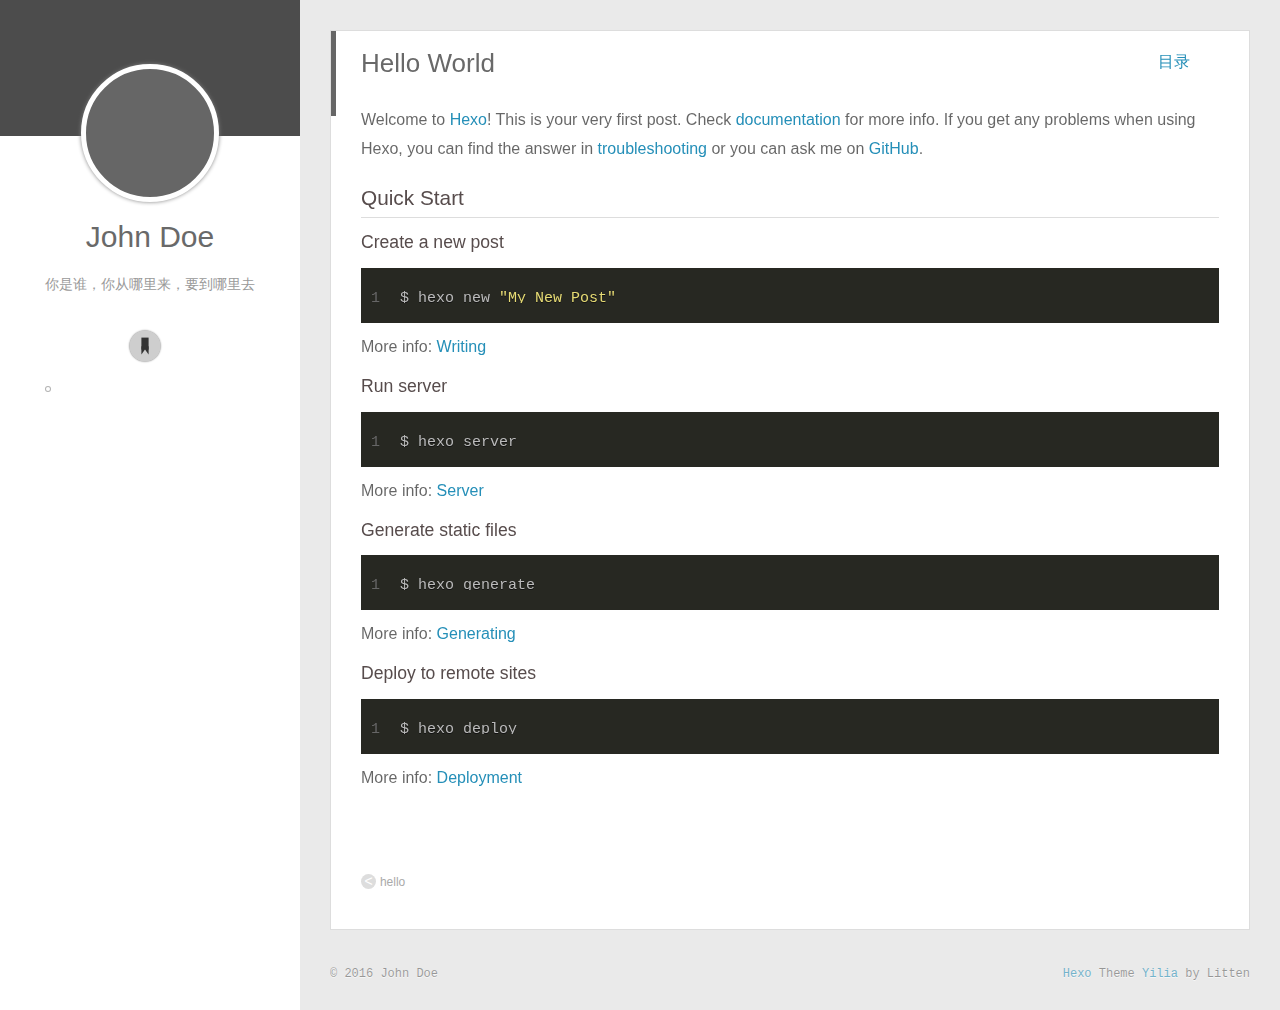
<file: 2016/11/09/hello-world/index.html>
<!DOCTYPE html>
<html>
<head>
  <meta charset="utf-8">
  
  <meta http-equiv="X-UA-Compatible" content="IE=edge" >
  <title>Hello World | Hexo</title>
  <meta name="viewport" content="width=device-width, initial-scale=1, maximum-scale=1">
  <meta name="description" content="Welcome to Hexo! This is your very first post. Check documentation for more info. If you get any problems when using Hexo, you can find the answer in troubleshooting or you can ask me on GitHub.
Quick">
<meta property="og:type" content="article">
<meta property="og:title" content="Hello World">
<meta property="og:url" content="http://yoursite.com/2016/11/09/hello-world/index.html">
<meta property="og:site_name" content="Hexo">
<meta property="og:description" content="Welcome to Hexo! This is your very first post. Check documentation for more info. If you get any problems when using Hexo, you can find the answer in troubleshooting or you can ask me on GitHub.
Quick">
<meta property="og:updated_time" content="2016-11-09T02:08:50.103Z">
<meta name="twitter:card" content="summary">
<meta name="twitter:title" content="Hello World">
<meta name="twitter:description" content="Welcome to Hexo! This is your very first post. Check documentation for more info. If you get any problems when using Hexo, you can find the answer in troubleshooting or you can ask me on GitHub.
Quick">
  
    <link rel="alternative" href="/atom.xml" title="Hexo" type="application/atom+xml">
  
  
    <link rel="icon" href="/favicon.png">
  
  <link rel="stylesheet" href="/css/style.css">
  <script src="http://7.url.cn/edu/jslib/comb/require-2.1.6,jquery-1.9.1.min.js"></script>
</head>

<body>
  <div id="container">
    <div class="left-col">
    <div class="overlay"></div>
<div class="intrude-less">
	<header id="header" class="inner">
		<a href="/" class="profilepic">
			
			<img lazy-src="/img/dog.png" class="js-avatar">
			
		</a>

		<hgroup>
		  <h1 class="header-author"><a href="/sitemap">John Doe</a></h1>
		</hgroup>

		
		<p class="header-subtitle">你是谁，你从哪里来，要到哪里去</p>
		

		
			<div class="switch-btn">
				<div class="icon">
					<div class="icon-ctn">
						<div class="icon-wrap icon-ribbon" data-idx="1">
							<div class="ribbon"></div>
						</div>
						<div class="icon-wrap icon-house hide" data-idx="0">
							<div class="birdhouse"></div>
							<div class="birdhouse_holes"></div>
						</div>
						
						<div class="icon-wrap icon-link hide" data-idx="2">
							<div class="loopback_l"></div>
							<div class="loopback_r"></div>
						</div>
						
						
						<div class="icon-wrap icon-me hide" data-idx="3">
							<div class="user"></div>
							<div class="shoulder"></div>
						</div>
						
					</div>

				</div>
				<div class="tips-box hide">
					<div class="tips-arrow"></div>
					<ul class="tips-inner">
						<li>Tags</li>
						<li>Menu</li>
						
						<li>Links</li>
						
						
						<li>Über</li>
						
					</ul>
				</div>
			</div>
		

		<div class="switch-area">
			<div class="switch-wrap">
				
				<section class="switch-part switch-part1">
					<div class="widget tagcloud" id="js-tagcloud">
						<a href="/tags/Qt/" style="font-size: 10px;">Qt</a>
					</div>
				</section>
				

				<section class="switch-part switch-part2">
					<nav class="header-menu">
						<ul>
						
							<li><a href="/">主页</a></li>
				        
							<li><a href="/archives">所有文章</a></li>
				        
						</ul>
					</nav>
					<nav class="header-nav">
						<div class="social">
							
						</div>
					</nav>
				</section>

				
				<section class="switch-part switch-part3">
					<div id="js-friends">
					
			          <a target="_blank" class="main-nav-link switch-friends-link" href="http://localhost:4000/">奥巴马的博客</a>
			        
			          <a target="_blank" class="main-nav-link switch-friends-link" href="http://localhost:4000/">卡卡的美丽传说</a>
			        
			          <a target="_blank" class="main-nav-link switch-friends-link" href="http://localhost:4000/">本泽马的博客</a>
			        
			          <a target="_blank" class="main-nav-link switch-friends-link" href="http://localhost:4000/">吉格斯的博客</a>
			        
			          <a target="_blank" class="main-nav-link switch-friends-link" href="http://localhost:4000/">习大大大不同</a>
			        
			          <a target="_blank" class="main-nav-link switch-friends-link" href="http://localhost:4000/">托蒂的博客</a>
			        
			        </div>
				</section>
				

				
				
				<section class="switch-part switch-part4">
				
					<div id="js-aboutme">我是谁，我从哪里来，我到哪里去？我就是我，是颜色不一样的吃货…</div>
				</section>
				
			</div>
		</div>
	</header>
</div>

    </div>
    <div class="mid-col">
      <nav id="mobile-nav">
  	<div class="overlay">
  		<div class="slider-trigger"></div>
  		<h1 class="header-author js-mobile-header hide">John Doe</h1>
  	</div>
	<div class="intrude-less">
		<header id="header" class="inner">
			<div class="profilepic">
			
				<img lazy-src="/img/dog.png" class="js-avatar">
			
			</div>
			<hgroup>
			  <h1 class="header-author">John Doe</h1>
			</hgroup>
			
			<p class="header-subtitle">你是谁，你从哪里来，要到哪里去</p>
			
			<nav class="header-menu">
				<ul>
				
					<li><a href="/">主页</a></li>
		        
					<li><a href="/archives">所有文章</a></li>
		        
		        <div class="clearfix"></div>
				</ul>
			</nav>
			<nav class="header-nav">
				<div class="social">
					
				</div>
			</nav>
		</header>				
	</div>
</nav>

      <div class="body-wrap"><article id="post-hello-world" class="article article-type-post" itemscope itemprop="blogPost">
  
    <div class="article-meta">
        
            <a href="javascript: void(0)" id="toc-button">目录</a>
        

        
    </div>
  
  <div class="article-inner">
    
      <input type="hidden" class="isFancy" />
    
    
      <header class="article-header">
        
  
    <h1 class="article-title" itemprop="name">
      Hello World
    </h1>
  

      </header>
      
      <div class="article-info article-info-post">
        
        

        <div class="clearfix"></div>
      </div>
      
    
    <div class="article-entry" itemprop="articleBody">
      
        
        <p>Welcome to <a href="https://hexo.io/" target="_blank" rel="external">Hexo</a>! This is your very first post. Check <a href="https://hexo.io/docs/" target="_blank" rel="external">documentation</a> for more info. If you get any problems when using Hexo, you can find the answer in <a href="https://hexo.io/docs/troubleshooting.html" target="_blank" rel="external">troubleshooting</a> or you can ask me on <a href="https://github.com/hexojs/hexo/issues" target="_blank" rel="external">GitHub</a>.</p>
<h2 id="Quick-Start"><a href="#Quick-Start" class="headerlink" title="Quick Start"></a>Quick Start</h2><h3 id="Create-a-new-post"><a href="#Create-a-new-post" class="headerlink" title="Create a new post"></a>Create a new post</h3><figure class="highlight bash"><table><tr><td class="gutter"><pre><div class="line">1</div></pre></td><td class="code"><pre><div class="line">$ hexo new <span class="string">"My New Post"</span></div></pre></td></tr></table></figure>
<p>More info: <a href="https://hexo.io/docs/writing.html" target="_blank" rel="external">Writing</a></p>
<h3 id="Run-server"><a href="#Run-server" class="headerlink" title="Run server"></a>Run server</h3><figure class="highlight bash"><table><tr><td class="gutter"><pre><div class="line">1</div></pre></td><td class="code"><pre><div class="line">$ hexo server</div></pre></td></tr></table></figure>
<p>More info: <a href="https://hexo.io/docs/server.html" target="_blank" rel="external">Server</a></p>
<h3 id="Generate-static-files"><a href="#Generate-static-files" class="headerlink" title="Generate static files"></a>Generate static files</h3><figure class="highlight bash"><table><tr><td class="gutter"><pre><div class="line">1</div></pre></td><td class="code"><pre><div class="line">$ hexo generate</div></pre></td></tr></table></figure>
<p>More info: <a href="https://hexo.io/docs/generating.html" target="_blank" rel="external">Generating</a></p>
<h3 id="Deploy-to-remote-sites"><a href="#Deploy-to-remote-sites" class="headerlink" title="Deploy to remote sites"></a>Deploy to remote sites</h3><figure class="highlight bash"><table><tr><td class="gutter"><pre><div class="line">1</div></pre></td><td class="code"><pre><div class="line">$ hexo deploy</div></pre></td></tr></table></figure>
<p>More info: <a href="https://hexo.io/docs/deployment.html" target="_blank" rel="external">Deployment</a></p>

      
    </div>
    
  </div>
  
    
<nav id="article-nav">
  
    <a href="/2016/11/09/hello/" id="article-nav-newer" class="article-nav-link-wrap">
      <strong class="article-nav-caption"><</strong>
      <div class="article-nav-title">
        
          hello
        
      </div>
    </a>
  
  
</nav>

  
</article>






</div>
      <footer id="footer">
  <div class="outer">
    <div id="footer-info">
    	<div class="footer-left">
    		&copy; 2016 John Doe
    	</div>
      	<div class="footer-right">
      		<a href="http://hexo.io/" target="_blank">Hexo</a>  Theme <a href="https://github.com/litten/hexo-theme-yilia" target="_blank">Yilia</a> by Litten
      	</div>
    </div>
  </div>
</footer>
    </div>
    
  <link rel="stylesheet" href="/fancybox/jquery.fancybox.css">


<script>
	var yiliaConfig = {
		fancybox: true,
		mathjax: true,
		animate: true,
		isHome: false,
		isPost: true,
		isArchive: false,
		isTag: false,
		isCategory: false,
		open_in_new: false
	}
</script>
<script src="/js/main.js"></script>






<script type="text/x-mathjax-config">
MathJax.Hub.Config({
    tex2jax: {
        inlineMath: [ ['$','$'], ["\\(","\\)"]  ],
        processEscapes: true,
        skipTags: ['script', 'noscript', 'style', 'textarea', 'pre', 'code']
    }
});

MathJax.Hub.Queue(function() {
    var all = MathJax.Hub.getAllJax(), i;
    for(i=0; i < all.length; i += 1) {
        all[i].SourceElement().parentNode.className += ' has-jax';                 
    }       
});
</script>

<script type="text/javascript" src="http://cdn.mathjax.org/mathjax/latest/MathJax.js?config=TeX-AMS-MML_HTMLorMML">
</script>


  </div>
</body>
</html>
</file>
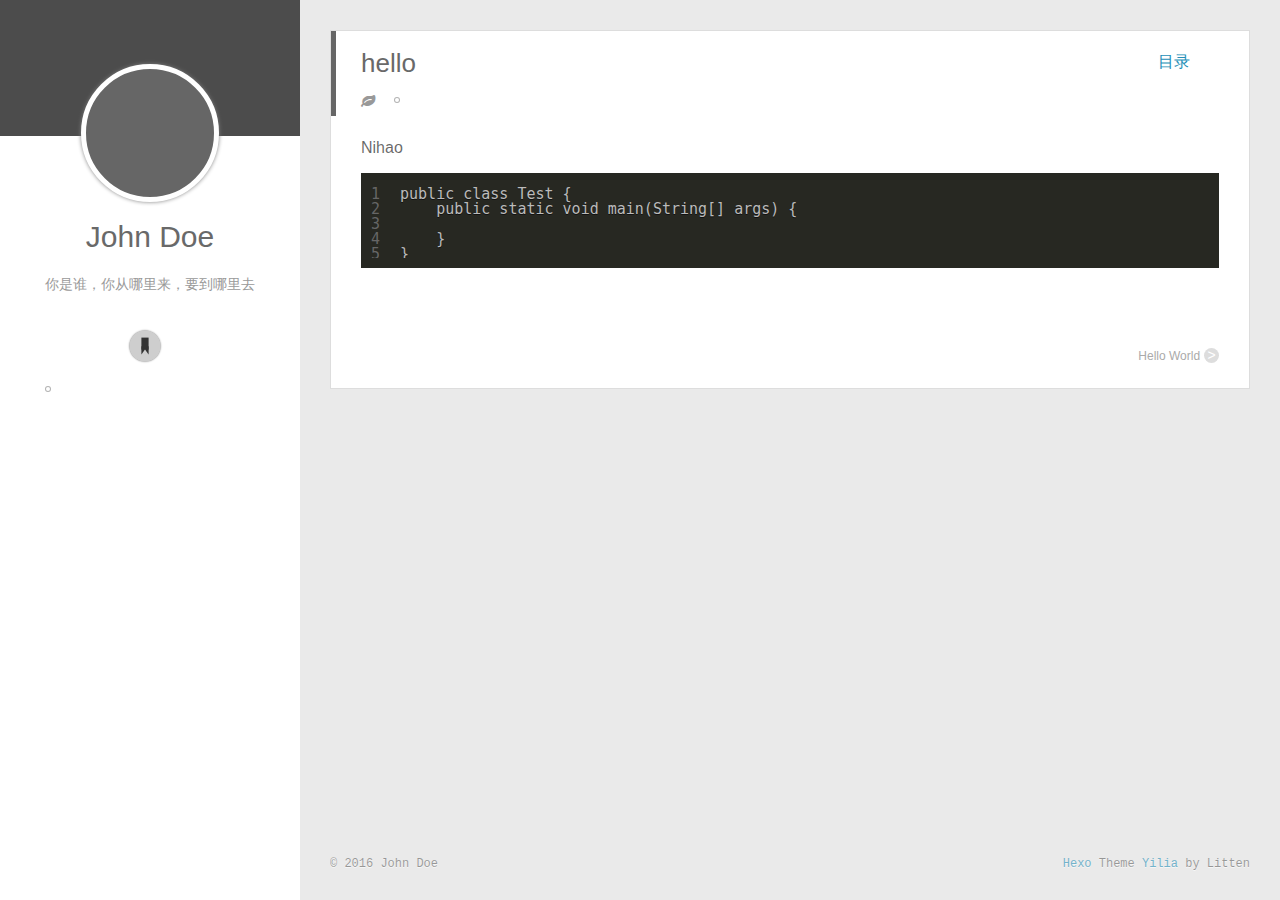
<file: 2016/11/09/hello/index.html>
<!DOCTYPE html>
<html>
<head>
  <meta charset="utf-8">
  
  <meta http-equiv="X-UA-Compatible" content="IE=edge" >
  <title>hello | Hexo</title>
  <meta name="viewport" content="width=device-width, initial-scale=1, maximum-scale=1">
  <meta name="description" content="Nihao
12345public class Test &amp;#123;    public static void main(String[] args) &amp;#123;    &amp;#125;&amp;#125;">
<meta property="og:type" content="article">
<meta property="og:title" content="hello">
<meta property="og:url" content="http://yoursite.com/2016/11/09/hello/index.html">
<meta property="og:site_name" content="Hexo">
<meta property="og:description" content="Nihao
12345public class Test &amp;#123;    public static void main(String[] args) &amp;#123;    &amp;#125;&amp;#125;">
<meta property="og:updated_time" content="2016-11-09T07:28:47.246Z">
<meta name="twitter:card" content="summary">
<meta name="twitter:title" content="hello">
<meta name="twitter:description" content="Nihao
12345public class Test &amp;#123;    public static void main(String[] args) &amp;#123;    &amp;#125;&amp;#125;">
  
    <link rel="alternative" href="/atom.xml" title="Hexo" type="application/atom+xml">
  
  
    <link rel="icon" href="/favicon.png">
  
  <link rel="stylesheet" href="/css/style.css">
  <script src="http://7.url.cn/edu/jslib/comb/require-2.1.6,jquery-1.9.1.min.js"></script>
</head>

<body>
  <div id="container">
    <div class="left-col">
    <div class="overlay"></div>
<div class="intrude-less">
	<header id="header" class="inner">
		<a href="/" class="profilepic">
			
			<img lazy-src="/img/dog.png" class="js-avatar">
			
		</a>

		<hgroup>
		  <h1 class="header-author"><a href="/sitemap">John Doe</a></h1>
		</hgroup>

		
		<p class="header-subtitle">你是谁，你从哪里来，要到哪里去</p>
		

		
			<div class="switch-btn">
				<div class="icon">
					<div class="icon-ctn">
						<div class="icon-wrap icon-ribbon" data-idx="1">
							<div class="ribbon"></div>
						</div>
						<div class="icon-wrap icon-house hide" data-idx="0">
							<div class="birdhouse"></div>
							<div class="birdhouse_holes"></div>
						</div>
						
						<div class="icon-wrap icon-link hide" data-idx="2">
							<div class="loopback_l"></div>
							<div class="loopback_r"></div>
						</div>
						
						
						<div class="icon-wrap icon-me hide" data-idx="3">
							<div class="user"></div>
							<div class="shoulder"></div>
						</div>
						
					</div>

				</div>
				<div class="tips-box hide">
					<div class="tips-arrow"></div>
					<ul class="tips-inner">
						<li>Tags</li>
						<li>Menu</li>
						
						<li>Links</li>
						
						
						<li>Über</li>
						
					</ul>
				</div>
			</div>
		

		<div class="switch-area">
			<div class="switch-wrap">
				
				<section class="switch-part switch-part1">
					<div class="widget tagcloud" id="js-tagcloud">
						<a href="/tags/Qt/" style="font-size: 10px;">Qt</a>
					</div>
				</section>
				

				<section class="switch-part switch-part2">
					<nav class="header-menu">
						<ul>
						
							<li><a href="/">主页</a></li>
				        
							<li><a href="/archives">所有文章</a></li>
				        
						</ul>
					</nav>
					<nav class="header-nav">
						<div class="social">
							
						</div>
					</nav>
				</section>

				
				<section class="switch-part switch-part3">
					<div id="js-friends">
					
			          <a target="_blank" class="main-nav-link switch-friends-link" href="http://localhost:4000/">奥巴马的博客</a>
			        
			          <a target="_blank" class="main-nav-link switch-friends-link" href="http://localhost:4000/">卡卡的美丽传说</a>
			        
			          <a target="_blank" class="main-nav-link switch-friends-link" href="http://localhost:4000/">本泽马的博客</a>
			        
			          <a target="_blank" class="main-nav-link switch-friends-link" href="http://localhost:4000/">吉格斯的博客</a>
			        
			          <a target="_blank" class="main-nav-link switch-friends-link" href="http://localhost:4000/">习大大大不同</a>
			        
			          <a target="_blank" class="main-nav-link switch-friends-link" href="http://localhost:4000/">托蒂的博客</a>
			        
			        </div>
				</section>
				

				
				
				<section class="switch-part switch-part4">
				
					<div id="js-aboutme">我是谁，我从哪里来，我到哪里去？我就是我，是颜色不一样的吃货…</div>
				</section>
				
			</div>
		</div>
	</header>
</div>

    </div>
    <div class="mid-col">
      <nav id="mobile-nav">
  	<div class="overlay">
  		<div class="slider-trigger"></div>
  		<h1 class="header-author js-mobile-header hide">John Doe</h1>
  	</div>
	<div class="intrude-less">
		<header id="header" class="inner">
			<div class="profilepic">
			
				<img lazy-src="/img/dog.png" class="js-avatar">
			
			</div>
			<hgroup>
			  <h1 class="header-author">John Doe</h1>
			</hgroup>
			
			<p class="header-subtitle">你是谁，你从哪里来，要到哪里去</p>
			
			<nav class="header-menu">
				<ul>
				
					<li><a href="/">主页</a></li>
		        
					<li><a href="/archives">所有文章</a></li>
		        
		        <div class="clearfix"></div>
				</ul>
			</nav>
			<nav class="header-nav">
				<div class="social">
					
				</div>
			</nav>
		</header>				
	</div>
</nav>

      <div class="body-wrap"><article id="post-hello" class="article article-type-post" itemscope itemprop="blogPost">
  
    <div class="article-meta">
        
            <a href="javascript: void(0)" id="toc-button">目录</a>
        

        
    </div>
  
  <div class="article-inner">
    
      <input type="hidden" class="isFancy" />
    
    
      <header class="article-header">
        
  
    <h1 class="article-title" itemprop="name">
      hello
    </h1>
  

      </header>
      
      <div class="article-info article-info-post">
        
	<div class="article-tag tagcloud">
		<ul class="article-tag-list"><li class="article-tag-list-item"><a class="article-tag-list-link" href="/tags/Qt/">Qt</a></li></ul>
	</div>

        

        <div class="clearfix"></div>
      </div>
      
    
    <div class="article-entry" itemprop="articleBody">
      
        
        <p>Nihao</p>
<figure class="highlight plain"><table><tr><td class="gutter"><pre><div class="line">1</div><div class="line">2</div><div class="line">3</div><div class="line">4</div><div class="line">5</div></pre></td><td class="code"><pre><div class="line">public class Test &#123;</div><div class="line">    public static void main(String[] args) &#123;</div><div class="line"></div><div class="line">    &#125;</div><div class="line">&#125;</div></pre></td></tr></table></figure>

      
    </div>
    
  </div>
  
    
<nav id="article-nav">
  
  
    <a href="/2016/11/09/hello-world/" id="article-nav-older" class="article-nav-link-wrap">
      <div class="article-nav-title">Hello World</div>
      <strong class="article-nav-caption">></strong>
    </a>
  
</nav>

  
</article>






</div>
      <footer id="footer">
  <div class="outer">
    <div id="footer-info">
    	<div class="footer-left">
    		&copy; 2016 John Doe
    	</div>
      	<div class="footer-right">
      		<a href="http://hexo.io/" target="_blank">Hexo</a>  Theme <a href="https://github.com/litten/hexo-theme-yilia" target="_blank">Yilia</a> by Litten
      	</div>
    </div>
  </div>
</footer>
    </div>
    
  <link rel="stylesheet" href="/fancybox/jquery.fancybox.css">


<script>
	var yiliaConfig = {
		fancybox: true,
		mathjax: true,
		animate: true,
		isHome: false,
		isPost: true,
		isArchive: false,
		isTag: false,
		isCategory: false,
		open_in_new: false
	}
</script>
<script src="/js/main.js"></script>






<script type="text/x-mathjax-config">
MathJax.Hub.Config({
    tex2jax: {
        inlineMath: [ ['$','$'], ["\\(","\\)"]  ],
        processEscapes: true,
        skipTags: ['script', 'noscript', 'style', 'textarea', 'pre', 'code']
    }
});

MathJax.Hub.Queue(function() {
    var all = MathJax.Hub.getAllJax(), i;
    for(i=0; i < all.length; i += 1) {
        all[i].SourceElement().parentNode.className += ' has-jax';                 
    }       
});
</script>

<script type="text/javascript" src="http://cdn.mathjax.org/mathjax/latest/MathJax.js?config=TeX-AMS-MML_HTMLorMML">
</script>


  </div>
</body>
</html>
</file>
<file: css/style.css>
body {
  width: 100%;
}
body:before,
body:after {
  content: "";
  display: table;
}
body:after {
  clear: both;
}
@font-face {
  font-family: 'FontAwesome';
  src: url("fonts/fontawesome-webfont.eot");
  src: url("fonts/fontawesome-webfont.eot?#iefix") format("embedded-opentype"), url("fonts/fontawesome-webfont.woff") format("woff"), url("fonts/fontawesome-webfont.ttf") format("truetype"), url("fonts/fontawesome-webfont.svgz#FontAwesomeRegular") format("svg"), url("fonts/fontawesome-webfont.svg#FontAwesomeRegular") format("svg");
  font-weight: normal;
  font-style: normal;
}
html,
body,
div,
span,
applet,
object,
iframe,
h1,
h2,
h3,
h4,
h5,
h6,
p,
blockquote,
pre,
a,
abbr,
acronym,
address,
big,
cite,
code,
del,
dfn,
em,
img,
ins,
kbd,
q,
s,
samp,
small,
strike,
strong,
sub,
sup,
tt,
var,
dl,
dt,
dd,
ol,
ul,
li,
fieldset,
form,
label,
legend,
table,
caption,
tbody,
tfoot,
thead,
tr,
th,
td {
  margin: 0;
  padding: 0;
  border: 0;
  outline: 0;
  font-weight: inherit;
  font-style: inherit;
  font-family: inherit;
  font-size: 100%;
  vertical-align: baseline;
}
body {
  line-height: 1;
  color: #000;
  background: #fff;
}
ol,
ul {
  list-style: none;
}
table {
  border-collapse: separate;
  border-spacing: 0;
  vertical-align: middle;
}
caption,
th,
td {
  text-align: left;
  font-weight: normal;
  vertical-align: middle;
}
a img {
  border: none;
}
ol {
  list-style: decimal;
  padding-left: 20px;
}
ul {
  list-style: none;
}
input,
button {
  margin: 0;
  padding: 0;
}
input::-moz-focus-inner,
button::-moz-focus-inner {
  border: 0;
  padding: 0;
}
@font-face {
  font-family: FontAwesome;
  font-style: normal;
  font-weight: normal;
  src: url("fonts/fontawesome-webfont.eot?v=#4.0.3");
  src: url("fonts/fontawesome-webfont.eot?#iefix&v=#4.0.3") format("embedded-opentype"), url("fonts/fontawesome-webfont.woff?v=#4.0.3") format("woff"), url("fonts/fontawesome-webfont.ttf?v=#4.0.3") format("truetype"), url("fonts/fontawesome-webfont.svg#fontawesomeregular?v=#4.0.3") format("svg");
}
html,
body,
#container {
  height: 100%;
}
body {
  font-family: "微软雅黑", "HelveticaNeue-Light", "Helvetica Neue Light", "Helvetica Neue", Helvetica, Arial, sans-serif;
  font-size: 16px;
  background: #fff;
  color: rgba(0,0,0,0.6);
  -webkit-overflow-scrolling: touch;
}
h1,
h2,
h3 {
  display: block;
}
h1 {
  font-size: 1.5em;
}
h2 {
  font-size: 1.3em;
}
h3 {
  font-size: 1.1em;
}
h4,
h5,
h6 {
  font-size: 1em;
}
a {
  text-decoration: none;
  outline-width: 0;
  color: #258fb8;
  outline: none;
}
.alignleft {
  float: left;
}
.alignright {
  float: right;
}
.clearfix {
  *zoom: 1;
}
.clearfix:after {
  content: "";
  display: table;
  clear: both;
}
.inner {
  width: 1000px;
  margin: 0 auto;
}
.hide {
  display: none;
}
@media screen and (max-width: 1040px) {
  .inner {
    width: 100%;
  }
}
#container {
  position: relative;
  min-height: 100%;
}
#container #mobile-nav {
  display: none;
}
#container #mobile-nav .overlay {
  height: 110px;
  position: absolute;
  width: 100%;
  background: #4d4d4d;
}
#container #mobile-nav .overlay.fixed {
  position: fixed;
  height: 42px;
  z-index: 99;
}
#container #mobile-nav #header {
  padding: 10px 0 0 0;
}
#container #mobile-nav #header .profilepic {
  display: block;
  position: relative;
  z-index: 100;
}
#container #mobile-nav #header .header-menu {
  height: auto;
  margin: 10px;
}
#container #mobile-nav #header .header-menu ul {
  text-align: center;
  cursor: default;
}
#container #mobile-nav #header .header-menu li {
  display: inline-block;
  margin: 3px;
}
#container .left-col {
  background: #fff;
  width: 300px;
  position: fixed;
  opacity: 1;
  -webkit-transition: all 0.2s ease-in;
  -moz-transition: all 0.2s ease-in;
  -ms-transition: all 0.2s ease-in;
  transition: all 0.2s ease-in;
  height: 100%;
}
#container .left-col .overlay {
  width: 100%;
  height: 136px;
  background-color: #000;
  position: absolute;
  opacity: 0.7;
}
#container .left-col .intrude-less {
  width: 76%;
  text-align: center;
  margin: 64px auto 0;
}
#container .mid-col {
  position: absolute;
  right: 0;
  min-height: 100%;
  background: #eaeaea;
  left: 300px;
  width: auto;
}
@media screen and (max-width: 800px) {
  #container .left-col {
    display: none;
  }
  #container .mid-col {
    left: 0;
  }
  #container #header .header-nav {
    position: relative;
  }
  #container .header-author.fixed {
    position: fixed;
    top: -13px;
    width: 100%;
    color: #ddd;
  }
  #container .overlay .slider-trigger {
    position: absolute;
    z-index: 101;
    bottom: 0;
    left: 0;
    width: 42px;
    height: 42px;
  }
  #container .overlay .slider-trigger:hover {
    background: #444;
  }
  #container .overlay .slider-trigger:before {
    color: #ddd;
    content: "\f00b";
    font: 16px FontAwesome;
    width: 16px;
    height: 16px;
    margin-left: 9px;
    margin-top: 14px;
    display: block;
  }
  #container .article-header {
    border-left: none;
    padding: 0;
    border-bottom: 1px dotted #ddd;
  }
  #container .article-header h1 {
    margin-bottom: 10px;
  }
  #container .header-subtitle {
    padding: 0 24px;
  }
  #container .article-info-index.article-info {
    padding-top: 10px;
    margin: 0;
    border-top: 1px solid #ddd;
  }
  #container .article-info-post.article-info {
    margin: 0;
    padding-top: 10px;
    border: none;
  }
  #container .article-more-link a {
    float: right;
  }
  #container #viewer-box .viewer-box-l {
    font-size: 14px;
  }
  #container .article {
    padding: 10px;
    margin: 10px;
    font-size: 14px;
  }
  #container .article .article-entry {
    padding-left: 0;
    padding-right: 0;
    padding-top: 10px;
  }
  #container .article .article-title {
    font-size: 18px;
    max-width: 185px;
    display: block;
    margin: 0;
  }
  #container .article .article-meta {
    width: auto;
    height: 30px;
    margin-top: -5px;
    position: ralative;
  }
  #container .article .article-meta .article-date {
    font-size: 12px;
    border-radius: 0;
    color: #666;
    background: none;
    height: auto;
    padding: 0;
    margin: 0;
    width: 100%;
    text-align: left;
    margin-left: 10px;
  }
  #container .article .article-meta .article-date time {
    width: auto;
    float: right;
    margin-right: 10px;
  }
  #container .article .article-meta .article-tag-list {
    margin-top: 7px;
    position: absolute;
    right: 10px;
    top: 0;
  }
  #container .article .article-meta .article-tag-list:before {
    float: left;
    margin-top: 1px;
    left: 0;
  }
  #container .article .article-meta .article-tag-list .article-tag-list-item {
    float: left;
    padding-left: 0;
    width: auto;
    max-width: 83px;
  }
  #container .article .article-meta .article-category {
    margin-top: 7px;
    position: absolute;
    right: 10px;
    top: -30px;
  }
  #container .article .article-meta .article-category:before {
    float: left;
    margin-top: 1px;
    left: 15px;
  }
  #container .article .article-meta .article-category .article-category-link {
    max-width: 83px;
    width: auto;
    padding-left: 10px;
  }
  #container .article .article-nav-link-wrap {
    margin: 5px 0;
  }
  #container .article .article-nav-link-wrap strong {
    float: left;
    margin-right: 5px;
  }
  #container .article #article-nav-older {
    float: none;
    display: block;
  }
  #container .share {
    padding: 3px 10px;
  }
  #container .duoshuo {
    padding: 0 13px;
  }
  #container #disqus_thread {
    padding: 0 13px;
  }
  #container #mobile-nav {
    display: block;
  }
  #container #page-nav .extend {
    opacity: 1;
  }
  #container .instagram .open-ins {
    left: 2px;
    top: -30px;
    color: #aaa;
  }
  #container .info-on-right {
    float: initial;
  }
  #container .archives-wrap {
    margin: 10px 10px 0px;
    padding: 10px;
  }
  #container .archives-wrap .archive-article-title {
    font-size: 14px;
  }
  #container .archives-wrap .archive-year-wrap {
    position: relative;
    padding: 0 0 0 0;
  }
  #container .archives-wrap .archive-year-wrap a {
    padding: 0 0 0 0;
  }
  #container .archives-wrap .article-meta .archive-article-date {
    font-size: 12px;
    margin-right: 10px;
    margin-top: -5px;
  }
  #container .archives-wrap .article-meta .article-tag-list-link {
    font-size: 12px;
  }
  #container .archives .archive-article {
    padding: 10px 0;
    margin-left: 0;
  }
  #container #footer .footer-left {
    float: initial;
    margin-bottom: 10px;
  }
  #container #footer .footer-right {
    float: initial;
  }
}
.header-author {
  text-align: center;
  margin: 0.67em 0;
/*font-family: Roboto, "Roboto", serif;*/
  font-size: 30px;
  -webkit-transition: 0.3s;
  -moz-transition: 0.3s;
  -ms-transition: 0.3s;
  transition: 0.3s;
}
#header {
  width: 100%;
}
#header a {
  color: #696969;
}
#header a:hover {
  color: #b0a0aa;
}
#header .profilepic {
  text-align: center;
  display: block;
  border: 5px solid #fff;
  border-radius: 300px;
  width: 128px;
  height: 128px;
  margin: 0 auto;
  position: relative;
  overflow: hidden;
  background: #666;
  -webkit-box-shadow: 0 0 4px #808080;
  box-shadow: 0 0 4px #808080;
  -webkit-transition: all 0.2s ease-in;
  display: -webkit-box;
  -webkit-box-orient: horizontal;
  -webkit-box-pack: center;
  -webkit-box-align: center;
  text-align: center;
}
#header .profilepic img {
  width: 20%;
  height: 20%;
  border-radius: 300px;
  opacity: 0;
  -webkit-transition: all 0.2s ease-in;
}
#header .profilepic img.show {
  width: 100%;
  height: 100%;
  opacity: 1;
}
#header .header-subtitle {
  text-align: center;
  color: #999;
  font-size: 14px;
  line-height: 25px;
  overflow: hidden;
  text-overflow: ellipsis;
  display: -webkit-box;
  -webkit-line-clamp: 2;
  -webkit-box-orient: vertical;
}
#header .header-menu {
  font-weight: 300;
  line-height: 31px;
  cursor: pointer;
  text-transform: uppercase;
  float: none;
/*min-height: 150px;*/
  margin-left: -12px;
  text-align: center;
  display: -webkit-box;
  -webkit-box-orient: horizontal;
  -webkit-box-pack: center;
  -webkit-box-align: center;
}
#header .header-menu li {
  cursor: default;
}
#header .header-menu li a {
  font-size: 14px;
  min-width: 300px;
}
#header .switch-area {
  position: relative;
  width: 100%;
  overflow: hidden;
  min-height: 500px;
  font-size: 14px;
}
#header .switch-area .switch-wrap {
  -webkit-transition: -webkit-transform 0.3s ease-in;
  -moz-transition: -moz-transform 0.3s ease-in;
  -ms-transition: -ms-transform 0.3s ease-in;
  transition: transform 0.3s ease-in;
  position: relative;
}
#header .turn-left {
  -webkit-transform: translate(-100%, 0);
  -moz-transform: translate(-100%, 0);
  -ms-transform: translate(-100%, 0);
  transform: translate(-100%, 0);
}
#header .header-nav {
  width: 100%;
  position: absolute;
  -webkit-transition: -webkit-transform 0.3s ease-in;
  -moz-transition: -moz-transform 0.3s ease-in;
  -ms-transition: -ms-transform 0.3s ease-in;
  transition: transform 0.3s ease-in;
}
#header .header-nav .social {
  margin-right: 15px;
  margin-top: 10px;
  text-align: center;
}
#header .header-nav .social a {
  border-radius: 50%;
  display: -moz-inline-stack;
  display: inline-block;
  vertical-align: middle;
  *vertical-align: auto;
  zoom: 1;
  *display: inline;
  text-indent: -9999px;
  margin: 0 8px 15px 8px;
  opacity: 0.7;
  width: 28px;
  height: 28px;
  -webkit-transition: 0.3s;
  -moz-transition: 0.3s;
  -ms-transition: 0.3s;
  transition: 0.3s;
}
#header .header-nav .social a:hover {
  opacity: 1;
}
#header .header-nav .social a:last-of-type {
  margin-right: 0;
}
#header .header-nav .social a.weibo {
  background: url("/img/weibo.png") center no-repeat #aaf;
  border: 1px solid #aaf;
}
#header .header-nav .social a.weibo:hover {
  border: 1px solid #aaf;
}
#header .header-nav .social a.rss {
  background: url("/img/rss.png") center no-repeat #ef7522;
  border: 1px solid #ef7522;
}
#header .header-nav .social a.rss:hover {
  border: 1px solid #cf5d0f;
}
#header .header-nav .social a.github {
  background: url("/img/github.png") center no-repeat #afb6ca;
  border: 1px solid #afb6ca;
}
#header .header-nav .social a.github:hover {
  border: 1px solid #909ab6;
}
#header .header-nav .social a.facebook {
  background: url("/img/facebook.png") center no-repeat #3b5998;
  border: 1px solid #3b5998;
}
#header .header-nav .social a.facebook:hover {
  border: 1px solid #2d4373;
}
#header .header-nav .social a.google {
  background: url("/img/google.png") center no-repeat #c83d20;
  border: 1px solid #c83d20;
}
#header .header-nav .social a.google:hover {
  border: 1px solid #9c3019;
}
#header .header-nav .social a.twitter {
  background: url("/img/twitter.png") center no-repeat #55cff8;
  border: 1px solid #55cff8;
}
#header .header-nav .social a.twitter:hover {
  border: 1px solid #24c1f6;
}
#header .header-nav .social a.linkedin {
  background: url("/img/linkedin.png") center no-repeat #005a87;
  border: 1px solid #005a87;
}
#header .header-nav .social a.linkedin:hover {
  border: 1px solid #006b98;
}
#header .header-nav .social a.zhihu {
  background: url("/img/zhihu.png") center no-repeat #0078d8;
  border: 1px solid #0078d8;
}
#header .header-nav .social a.zhihu:hover {
  border: 1px solid #0078d8;
}
#header .header-nav .social a.douban {
  background: url("/img/douban.png") center no-repeat #06c611;
  border: 1px solid #06c611;
}
#header .header-nav .social a.douban:hover {
  border: 1px solid #06c611;
}
#header .header-nav .social a.mail {
  background: url("/img/mail.png") center no-repeat #005a87;
  border: 1px solid #005a87;
}
#header .header-nav .social a.mail:hover {
  border: 1px solid #006b98;
}
#header .switch-part {
  width: 100%;
  position: absolute;
}
#header .switch-part1 {
  left: 0;
/*top: 20px;*/
  overlay-x: hidden;
  overflow-y: auto;
  max-height: 200px;
}
#header .switch-part2 {
  left: 100%;
}
#header .switch-part3 {
  left: 200%;
  line-height: 30px;
}
#header .switch-part3 .switch-friends-link {
  margin-right: 9px;
  border-radius: 3px;
  padding: 5px;
}
#header .switch-part3 .switch-friends-link:hover {
  background: #88acdb;
  color: #fff;
}
#header .switch-part4 {
  left: 300%;
  text-align: left;
  line-height: 30px;
}
.duoshuo {
  padding: 0 40px;
}
#disqus_thread {
  padding: 0 40px;
}
.archives-wrap {
  position: relative;
  margin: 0 30px;
  padding-right: 60px;
  border-bottom: 1px solid #eee;
  background: #fff;
}
.archives-wrap:first-child {
  margin-top: 30px;
}
.archives-wrap:last-child {
  margin-bottom: 80px;
}
.archives-wrap .archive-year-wrap {
  line-height: 35px;
  width: 200px;
  position: absolute;
  padding-top: 15px;
  font-size: 1.8em;
}
.archives-wrap .archive-year-wrap a {
  color: #666;
  font-weight: bold;
  padding-left: 48px;
}
.archives {
  position: relative;
}
.archives .article-info {
  border: none;
}
.archives .archive-article {
  margin-left: 200px;
  padding: 20px 0;
  border-bottom: 1px solid #eee;
  border-top: 1px solid #fff;
  position: relative;
}
.archives .archive-article:first-child {
  border-top: none;
}
.archives .archive-article:last-child {
  border-bottom: none;
}
.archives .archive-article-title {
  font-size: 16px;
  color: #333;
  -webkit-transition: color 0.3s;
  -moz-transition: color 0.3s;
  -ms-transition: color 0.3s;
  transition: color 0.3s;
}
.archives .archive-article-title:hover {
  color: #657b83;
}
.archives .archive-article-title span {
  display: block;
  color: #a8a8a8;
  font-size: 12px;
  line-height: 14px;
  height: 7px;
  padding-left: 2px;
}
.archives .archive-article-title span:before {
  display: inline-block;
  content: "“";
  font-family: serif;
  font-size: 30px;
  float: left;
  margin: 4px 4px 0 -12px;
  color: #c8c8c8;
}
.archive-article-inner .archive-article-header {
  position: relative;
}
.archive-article-inner .article-meta {
  position: relative;
  float: right;
  margin-top: -10px;
  color: #555;
  background: none;
  text-align: right;
  width: auto;
}
.archive-article-inner .article-meta .article-date time {
  color: #aaa;
}
.archive-article-inner .article-meta .archive-article-date,
.archive-article-inner .article-meta .article-tag-list {
  margin-right: 30px;
  display: -moz-inline-stack;
  display: inline-block;
  vertical-align: middle;
  zoom: 1;
  color: #666;
  font-size: 14px;
}
.archive-article-inner .article-meta .archive-article-date {
  cursor: default;
  font-size: 12px;
  margin-bottom: 5px;
  margin-top: -10px;
}
.archive-article-inner .article-meta .archive-article-date time:before {
  content: "\f073";
  color: #999;
  position: relative;
  margin-right: 10px;
  font: 16px FontAwesome;
}
.archive-article-inner .article-meta .article-category:before {
  float: left;
  margin-top: 1px;
  left: 15px;
}
.archive-article-inner .article-meta .article-category .article-category-link {
  width: auto;
  max-width: 83px;
  padding-left: 10px;
}
.archive-article-inner .article-meta .article-tag-list {
  margin-top: 0px;
}
.archive-article-inner .article-meta .article-tag-list:before {
  left: 15px;
}
.archive-article-inner .article-meta .article-tag-list .article-tag-list-item {
  display: inline-block;
  width: auto;
  max-width: 83px;
  padding-left: 8px;
  font-size: 12px;
}
.body-wrap {
  margin-bottom: 80px;
}
.article {
  margin: 30px;
  position: relative;
  border: 1px solid #ddd;
  background: #fff;
  -webkit-transition: all 0.2s ease-in;
}
.article.show {
  visibility: visible;
  -webkit-animation: cd-bounce-1 0.6s;
  -moz-animation: cd-bounce-1 0.6s;
  -webkit-animation: cd-bounce-1 0.6s;
  -moz-animation: cd-bounce-1 0.6s;
  -ms-animation: cd-bounce-1 0.6s;
  animation: cd-bounce-1 0.6s;
}
.article.hidden {
  visibility: hidden;
}
.article img {
  max-width: 100%;
}
@-webkit-keyframes cd-bounce-1 {
  0% {
    opacity: 0;
    -webkit-transform: scale(1);
  }
  60% {
    opacity: 1;
    -webkit-transform: scale(1.01);
  }
  100% {
    -webkit-transform: scale(1);
  }
}
@-moz-keyframes cd-bounce-1 {
  0% {
    opacity: 0;
    -moz-transform: scale(1);
  }
  60% {
    opacity: 1;
    -moz-transform: scale(1.01);
  }
  100% {
    -moz-transform: scale(1);
  }
}
.article-index {
  margin-left: 200px;
  padding: 15px 0;
  margin-right: 75px;
}
.article-index .brief {
  display: block;
  color: #a8a8a8;
  font-size: 12px;
  line-height: 14px;
  height: 7px;
  padding-left: 2px;
}
.article-index .brief:before {
  display: inline-block;
  content: "“";
  font-family: serif;
  font-size: 30px;
  float: left;
  margin: 4px 4px 0 -12px;
  color: #c8c8c8;
}
.article-title {
  color: #696969;
  margin-left: 0px;
  font-weight: 300;
  line-height: 35px;
  margin-bottom: 20px;
  font-size: 26px;
  -webkit-transition: color 0.3s;
  -moz-transition: color 0.3s;
  -o-transition: color 0.3s;
  -webkit-transition: color 0.3s;
  -moz-transition: color 0.3s;
  -ms-transition: color 0.3s;
  transition: color 0.3s;
}
.article-title:hover {
  color: #b0a0aa;
}
.article-inner {
  position: relative;
  margin-bottom: 20px;
}
.article-header {
  border-left: 5px solid;
  padding: 15px 0px 15px 25px;
}
.article-info.info-on-right {
  margin: 10px 0 0 0;
  float: right;
}
.article-info-index.article-info {
  padding-top: 20px;
  margin: 30px 30px 0 30px;
  border-top: 1px solid #ddd;
}
.article-info-post.article-info {
  padding: 0;
  border: none;
  margin: -30px 0 20px 30px;
}
.article-entry {
  line-height: 1.8em;
  padding-right: 30px;
  padding-left: 30px;
}
.article-entry p {
  margin-top: 10px;
}
.article-entry p code,
.article-entry li code {
  padding: 1px 3px;
  margin: 0 3px;
/*background: #eee;*/
/*border: 1px solid #ddd;*/
  font-family: Menlo, Monaco, "Andale Mono", "lucida console", "Courier New", monospace;
  word-wrap: break-word;
  font-size: 14px;
/*color: rgba(0, 0, 0, .8);
    background-color: rgb(245, 245, 245);
    border: 1px solid rgb(235, 235, 235);
    border-radius: 2px;
    padding: 0.1em 0.3em;*/
  font-family: "Source Code Pro", Monaco, Menlo, Consolas, monospace;
/*color: #4d4d4c;*/
  background: #eee;
/*font-size: .95em;*/
}
.article-entry blockquote {
  background: #2d2d2d;
  border-left: 5px solid #ccc;
  padding: 15px 20px;
  margin-top: 10px;
  border-left: 5px solid #999;
  background: #f6f6f6;
}
.article-entry blockquote p {
  margin-top: 0;
  font-size: 14px;
}
.article-entry em {
  font-style: italic;
}
.article-entry ul li:before {
  content: "";
  width: 6px;
  height: 6px;
  border: 1px solid #999;
  border-radius: 10px;
  background: #aaa;
  display: inline-block;
  margin-right: 10px;
  float: left;
  margin-top: 12px;
}
.article-entry ul,
.article-entry ol {
  font-size: 14px;
  margin: 0px 0px;
}
.article-entry li {
  margin-left: 30px;
}
.article-entry li ul,
.article-entry li ol {
  margin-left: 30px;
}
.article-entry li ul li:before,
.article-entry li ol li:before {
  content: "";
  background: #dedede;
}
.article-entry h1 {
  margin-top: 30px;
}
.article-entry h2 {
  margin-top: 20px;
  font-weight: 300;
  color: #574c4c;
  padding-bottom: 5px;
  border-bottom: 1px solid #ddd;
}
.article-entry h3,
.article-entry h4,
.article-entry h5,
.article-entry h6 {
  margin-top: 10px;
  font-weight: 300;
  color: #574c4c;
  padding-bottom: 1px;
}
.article-entry video {
  max-width: 100%;
}
.article-entry strong {
  font-weight: bold;
}
.article-entry .caption {
  display: block;
  font-size: 0.8em;
  color: #aaa;
}
.article-entry hr {
  height: 0;
  margin-top: 20px;
  margin-bottom: 20px;
  border-left: 0;
  border-right: 0;
  border-top: 1px solid #ddd;
  border-bottom: 1px solid #fff;
}
.article-entry pre {
  font-size: 1/0.9em;
  line-height: 1.5;
  margin-top: 10px;
  padding: 5px 15px;
  overflow-x: auto;
  color: #657b83;
  font-size: 10px;
  border: 1px solid #ccc;
  text-shadow: 0 1px #111;
  font-family: Menlo, Monaco, "Andale Mono", "lucida console", "Courier New", monospace;
}
.article-entry pre code {
  font-size: 14px;
}
.article-entry table {
  width: 100%;
  border: 1px solid #dedede;
  margin: 15px 0;
  border-collapse: collapse;
}
.article-entry table tr,
.article-entry table td {
  height: 35px;
}
.article-entry table thead tr {
  background: #f8f8f8;
}
.article-entry table tbody tr:hover {
  background: #efefef;
}
.article-entry table td,
.article-entry table th {
  border: 1px solid #dedede;
  padding: 0 10px;
}
.article-entry figure table {
  border: none;
  width: auto;
  margin: 0;
}
.article-entry figure table tbody tr:hover {
  background: none;
}
.article-meta {
  width: 150px;
  font-size: 14;
  text-align: right;
  position: absolute;
  right: 0;
  top: 23px;
  text-align: center;
  z-index: 1;
}
.article-meta time {
  color: #aaa;
}
.article-meta time:before {
  color: #999;
  content: "\f073";
  font: 17px FontAwesome;
  margin-right: 10px;
}
.article-more-link {
  margin-top: 5px;
  text-align: right;
}
.article-more-link a {
  background: #4d4d4d;
  color: #fff;
  font-size: 12px;
  padding: 2px 8px 4px;
  line-height: 16px;
  -webkit-border-radius: 2px;
  -moz-border-radius: 2px;
  border-radius: 2px;
  -webkit-transition: background 0.3s;
  -moz-transition: background 0.3s;
  -ms-transition: background 0.3s;
  transition: background 0.3s;
}
.article-more-link a:hover {
  background: #3c3c3c;
}
.article-more-link a.hidden {
  visibility: hidden;
}
#article-nav {
  margin: 80px 0 30px 0;
  padding-bottom: 10px;
}
#article-nav .article-nav-link-wrap {
  margin: 0px 30px 0px 30px;
  font-size: 14px;
  color: #333;
}
#article-nav .article-nav-link-wrap .article-nav-title {
  display: inline-block;
  font-size: 12px;
  color: #aaa;
  -webkit-transition: color 0.3s;
  -moz-transition: color 0.3s;
  -ms-transition: color 0.3s;
  transition: color 0.3s;
}
#article-nav .article-nav-link-wrap strong {
  background: #ddd;
  color: #fff;
  border-radius: 100%;
  width: 15px;
  height: 15px;
  display: inline-block;
  text-align: center;
  -webkit-transition: background 0.3s;
  -moz-transition: background 0.3s;
  -ms-transition: background 0.3s;
  transition: background 0.3s;
}
#article-nav .article-nav-link-wrap:hover strong {
  background: #4d4d4d;
}
#article-nav .article-nav-link-wrap:hover .article-nav-title {
  color: #4d4d4d;
}
#article-nav #article-nav-older {
  float: right;
}
#toc .toc {
  padding: 0;
}
#toc .toc li {
  list-style-type: none;
}
#toc ol {
  margin-left: 0;
}
@-moz-keyframes cd-bounce-1 {
  0% {
    opacity: 0;
    -webkit-transform: scale(1);
    -moz-transform: scale(1);
    -ms-transform: scale(1);
    -o-transform: scale(1);
    -webkit-transform: scale(1);
    -moz-transform: scale(1);
    -ms-transform: scale(1);
    transform: scale(1);
  }
  60% {
    opacity: 1;
    -webkit-transform: scale(1.01);
    -moz-transform: scale(1.01);
    -ms-transform: scale(1.01);
    -o-transform: scale(1.01);
    -webkit-transform: scale(1.01);
    -moz-transform: scale(1.01);
    -ms-transform: scale(1.01);
    transform: scale(1.01);
  }
  100% {
    -webkit-transform: scale(1);
    -moz-transform: scale(1);
    -ms-transform: scale(1);
    -o-transform: scale(1);
    -webkit-transform: scale(1);
    -moz-transform: scale(1);
    -ms-transform: scale(1);
    transform: scale(1);
  }
}
@-webkit-keyframes cd-bounce-1 {
  0% {
    opacity: 0;
    -webkit-transform: scale(1);
    -moz-transform: scale(1);
    -ms-transform: scale(1);
    -o-transform: scale(1);
    -webkit-transform: scale(1);
    -moz-transform: scale(1);
    -ms-transform: scale(1);
    transform: scale(1);
  }
  60% {
    opacity: 1;
    -webkit-transform: scale(1.01);
    -moz-transform: scale(1.01);
    -ms-transform: scale(1.01);
    -o-transform: scale(1.01);
    -webkit-transform: scale(1.01);
    -moz-transform: scale(1.01);
    -ms-transform: scale(1.01);
    transform: scale(1.01);
  }
  100% {
    -webkit-transform: scale(1);
    -moz-transform: scale(1);
    -ms-transform: scale(1);
    -o-transform: scale(1);
    -webkit-transform: scale(1);
    -moz-transform: scale(1);
    -ms-transform: scale(1);
    transform: scale(1);
  }
}
@-o-keyframes cd-bounce-1 {
  0% {
    opacity: 0;
    -webkit-transform: scale(1);
    -moz-transform: scale(1);
    -ms-transform: scale(1);
    -o-transform: scale(1);
    -webkit-transform: scale(1);
    -moz-transform: scale(1);
    -ms-transform: scale(1);
    transform: scale(1);
  }
  60% {
    opacity: 1;
    -webkit-transform: scale(1.01);
    -moz-transform: scale(1.01);
    -ms-transform: scale(1.01);
    -o-transform: scale(1.01);
    -webkit-transform: scale(1.01);
    -moz-transform: scale(1.01);
    -ms-transform: scale(1.01);
    transform: scale(1.01);
  }
  100% {
    -webkit-transform: scale(1);
    -moz-transform: scale(1);
    -ms-transform: scale(1);
    -o-transform: scale(1);
    -webkit-transform: scale(1);
    -moz-transform: scale(1);
    -ms-transform: scale(1);
    transform: scale(1);
  }
}
@keyframes cd-bounce-1 {
  0% {
    opacity: 0;
    -webkit-transform: scale(1);
    -moz-transform: scale(1);
    -ms-transform: scale(1);
    -o-transform: scale(1);
    -webkit-transform: scale(1);
    -moz-transform: scale(1);
    -ms-transform: scale(1);
    transform: scale(1);
  }
  60% {
    opacity: 1;
    -webkit-transform: scale(1.01);
    -moz-transform: scale(1.01);
    -ms-transform: scale(1.01);
    -o-transform: scale(1.01);
    -webkit-transform: scale(1.01);
    -moz-transform: scale(1.01);
    -ms-transform: scale(1.01);
    transform: scale(1.01);
  }
  100% {
    -webkit-transform: scale(1);
    -moz-transform: scale(1);
    -ms-transform: scale(1);
    -o-transform: scale(1);
    -webkit-transform: scale(1);
    -moz-transform: scale(1);
    -ms-transform: scale(1);
    transform: scale(1);
  }
}
.archives-wrap {
  position: relative;
  margin: 0 30px;
  padding-right: 60px;
  border-bottom: 1px solid #eee;
  background: #fff;
}
.archives-wrap:first-child {
  margin-top: 30px;
}
.archives-wrap:last-child {
  margin-bottom: 80px;
}
.archives-wrap .archive-year-wrap {
  line-height: 35px;
  width: 200px;
  position: absolute;
  padding-top: 15px;
  font-size: 1.8em;
}
.archives-wrap .archive-year-wrap a {
  color: #666;
  font-weight: bold;
  padding-left: 48px;
}
.archives {
  position: relative;
}
.archives .article-info {
  border: none;
}
.archives .archive-article {
  margin-left: 200px;
  padding: 20px 0;
  border-bottom: 1px solid #eee;
  border-top: 1px solid #fff;
  position: relative;
}
.archives .archive-article:first-child {
  border-top: none;
}
.archives .archive-article:last-child {
  border-bottom: none;
}
.archives .archive-article-title {
  font-size: 16px;
  color: #333;
  -webkit-transition: color 0.3s;
  -moz-transition: color 0.3s;
  -ms-transition: color 0.3s;
  transition: color 0.3s;
}
.archives .archive-article-title:hover {
  color: #657b83;
}
.archives .archive-article-title span {
  display: block;
  color: #a8a8a8;
  font-size: 12px;
  line-height: 14px;
  height: 7px;
  padding-left: 2px;
}
.archives .archive-article-title span:before {
  display: inline-block;
  content: "“";
  font-family: serif;
  font-size: 30px;
  float: left;
  margin: 4px 4px 0 -12px;
  color: #c8c8c8;
}
.archive-article-inner .archive-article-header {
  position: relative;
}
.archive-article-inner .article-meta {
  position: relative;
  float: right;
  margin-top: -10px;
  color: #555;
  background: none;
  text-align: right;
  width: auto;
}
.archive-article-inner .article-meta .article-date time {
  color: #aaa;
}
.archive-article-inner .article-meta .archive-article-date,
.archive-article-inner .article-meta .article-tag-list {
  margin-right: 30px;
  display: -moz-inline-stack;
  display: inline-block;
  vertical-align: middle;
  zoom: 1;
  color: #666;
  font-size: 14px;
}
.archive-article-inner .article-meta .archive-article-date {
  cursor: default;
  font-size: 12px;
  margin-bottom: 5px;
  margin-top: -10px;
}
.archive-article-inner .article-meta .archive-article-date time:before {
  content: "\f073";
  color: #999;
  position: relative;
  margin-right: 10px;
  font: 16px FontAwesome;
}
.archive-article-inner .article-meta .article-category:before {
  float: left;
  margin-top: 1px;
  left: 15px;
}
.archive-article-inner .article-meta .article-category .article-category-link {
  width: auto;
  max-width: 83px;
  padding-left: 10px;
}
.archive-article-inner .article-meta .article-tag-list {
  margin-top: 0px;
}
.archive-article-inner .article-meta .article-tag-list:before {
  left: 15px;
}
.archive-article-inner .article-meta .article-tag-list .article-tag-list-item {
  display: inline-block;
  width: auto;
  max-width: 83px;
  padding-left: 8px;
  font-size: 12px;
}
.article-entry pre,
.article-entry .highlight {
  background: #272822;
  margin: 10px 0;
  padding: 10px 10px;
  overflow: auto;
  color: #4c4c4c;
  line-height: 22.400000000000002px;
}
.article-entry .highlight .gutter pre,
.article-entry .gist .gist-file .gist-data .line-numbers {
  color: #666;
}
.article-entry pre,
.article-entry code {
  font-family: "Source Code Pro", Consolas, Monaco, Menlo, Consolas, monospace;
}
.article-entry code {
  background: #eee;
  padding: 0 0.3em;
  padding-top: 2px;
  border: none;
}
.article-entry pre {
  color: #fff;
  color: #bbb;
}
.article-entry pre code {
  background: none;
  text-shadow: none;
  padding: 0;
  color: #fff;
}
.article-entry .highlight {
  border-radius: 0px;
}
.article-entry .highlight pre {
  border: none;
  margin: 0;
  padding: 0;
}
.article-entry .highlight table {
  margin: 0;
  width: auto;
}
.article-entry .highlight td {
  border: none;
  padding: 0;
}
.article-entry .highlight figcaption {
  font-size: 0.85em;
  color: highlight-comment;
  line-height: 1em;
  margin-bottom: 1em;
}
.article-entry .highlight figcaption:before,
.article-entry .highlight figcaption:after {
  content: "";
  display: table;
}
.article-entry .highlight figcaption:after {
  clear: both;
}
.article-entry .highlight figcaption a {
  float: right;
}
.article-entry .highlight .gutter pre {
  text-align: right;
  padding-right: 20px;
}
.article-entry .highlight .gutter pre .line {
  text-shadow: none;
}
.article-entry .highlight .line {
  font-size: 15px;
  height: 15px;
}
.article-entry .gist {
  margin: 0 -20px;
  border-style: solid;
  border-color: #ddd;
  border-width: 1px 0;
  background: #272822;
  padding: 15px 20px 15px 0;
}
.article-entry .gist .gist-file {
  border: none;
  font-family: "Source Code Pro", Consolas, Monaco, Menlo, Consolas, monospace;
  margin: 0;
}
.article-entry .gist .gist-file .gist-data {
  background: none;
  border: none;
}
.article-entry .gist .gist-file .gist-data .line-numbers {
  background: none;
  border: none;
  padding: 0 20px 0 0;
}
.article-entry .gist .gist-file .gist-data .line-data {
  padding: 0 !important;
}
.article-entry .gist .gist-file .highlight {
  margin: 0;
  padding: 0;
  border: none;
}
.article-entry .gist .gist-file .gist-meta {
  background: #272822;
  color: highlight-comment;
  font: 0.85em "Helvetica Neue", Helvetica, Arial, sans-serif;
  text-shadow: 0 0;
  padding: 0;
  margin-top: 1em;
  margin-left: 20px;
}
.article-entry .gist .gist-file .gist-meta a {
  color: #258fb8;
  font-weight: normal;
}
.article-entry .gist .gist-file .gist-meta a:hover {
  text-decoration: underline;
}
pre .comment {
  color: #75715e;
}
pre .keyword,
pre .function .keyword,
pre .class .params {
  color: #66d9ef;
}
pre .tag,
pre .doctype,
pre .params,
pre .function,
pre .css .value {
  color: #fff;
}
pre .css ~ * .tag,
pre .title,
pre .at_rule,
pre .at_rule .keyword,
pre .preprocessor,
pre .preprocessor .keyword {
  color: #f92672;
}
pre .attribute,
pre .built_in,
pre .class,
pre .css ~ * .class,
pre .function .title {
  color: #a6e22e;
}
pre .value,
pre .string {
  color: #e6db74;
}
pre .number {
  color: #7163d7;
}
pre .id,
pre .css ~ * .id {
  color: #fd971f;
}
#footer {
  font-size: 12px;
  font-family: Menlo, Monaco, "Andale Mono", "lucida console", "Courier New", monospace;
  text-shadow: 0 1px #fff;
  position: absolute;
  bottom: 30px;
  opacity: 0.6;
  width: 100%;
  text-align: center;
}
#footer .outer {
  padding: 0 30px;
}
.footer-left {
  float: left;
}
.footer-right {
  float: right;
}
.share {
  padding: 0px 75px 30px 40px;
  margin-bottom: 15px;
}
.back_home {
  float: right;
}
.back_home a {
  font-weight: bold;
  margin-left: 10px;
}
.back_home a:hover {
  color: #6e6e6e;
}
#page-nav {
  text-align: center;
  margin-top: 30px;
}
#page-nav .page-number {
  width: 20px;
  height: 20px;
  background: #4d4d4d;
  -webkit-border-radius: 50%;
  -moz-border-radius: 50%;
  border-radius: 50%;
  display: inline-block;
  color: #fff;
  line-height: 20px;
  font-size: 12px;
  margin: 0 3px 30px;
}
#page-nav .page-number:hover {
  background: #5e5e5e;
}
#page-nav .current {
  background: #88acdb;
  cursor: default;
}
#page-nav .current:hover {
  background: #88acdb;
}
#page-nav .extend {
  color: #4d4d4d;
  margin: 0 27px;
  opacity: 0;
}
#page-nav .extend:hover {
  color: #5e5e5e;
}
#page-nav:hover .extend {
  opacity: 1;
}
#post-instagram {
  padding: 30px;
}
#post-instagram .article-entry {
  padding-right: 0;
}
.instagram {
  position: relative;
  min-height: 500px;
}
.instagram .open-ins {
  display: block;
  padding: 10px 0;
  position: absolute;
  right: 28px;
  top: -75px;
  color: #333;
}
.instagram .open-ins:hover {
  color: #657b83;
}
.instagram .year {
  display: inline;
}
.instagram .album h1 em {
  font-style: normal;
  font-size: 14px;
  margin-left: 10px;
}
.instagram .album ul {
  min-height: 149px;
  padding-top: 17px;
  border-bottom: 1px solid #ddd;
  list-style: none;
}
.instagram .album li {
  position: relative;
  display: inline-block;
  min-width: 157px;
  margin: 0;
}
.instagram .album li:before {
  display: none;
}
.instagram .album div.img-box {
  position: relative;
  margin: 0 20px 10px;
  -webkit-box-shadow: 0 1px 0 rgba(255,255,255,0.4), 0 1px 0 1px rgba(255,255,255,0.1);
  -moz-box-shadow: 0 1px 0 rgba(255,255,255,0.4), 0 1px 0 1px rgba(255,255,255,0.1);
  -webkit-box-shadow: 0 1px 0 rgba(255,255,255,0.4), 0 1px 0 1px rgba(255,255,255,0.1);
  box-shadow: 0 1px 0 rgba(255,255,255,0.4), 0 1px 0 1px rgba(255,255,255,0.1);
}
.instagram .album div.img-box .img-bg {
  position: absolute;
  top: 0;
  left: 0;
  bottom: 0px;
  width: 100%;
  margin: -5px;
  padding: 5px;
  background: rgba(204,204,204,0.8);
  -webkit-box-shadow: 0 0 0 1px rgba(0,0,0,0.04), 0 1px 5px rgba(0,0,0,0.1);
  -moz-box-shadow: 0 0 0 1px rgba(0,0,0,0.04), 0 1px 5px rgba(0,0,0,0.1);
  -webkit-box-shadow: 0 0 0 1px rgba(0,0,0,0.04), 0 1px 5px rgba(0,0,0,0.1);
  box-shadow: 0 0 0 1px rgba(0,0,0,0.04), 0 1px 5px rgba(0,0,0,0.1);
  -webkit-transition: all 0.15s ease-out 0.1s;
  -moz-transition: all 0.15s ease-out 0.1s;
  -o-transition: all 0.15s ease-out 0.1s;
  -webkit-transition: all 0.15s ease-out 0.1s;
  -moz-transition: all 0.15s ease-out 0.1s;
  -ms-transition: all 0.15s ease-out 0.1s;
  transition: all 0.15s ease-out 0.1s;
  opacity: 0.2;
  cursor: pointer;
  display: block;
}
.instagram .album div.img-box .img-bg:hover {
  opacity: 0;
}
.instagram .album div.img-box img {
  width: 100%;
  height: auto;
  display: block;
}
@media screen and (max-width: 600px) {
  .instagram .album ul {
    margin-left: 0;
    padding: 0;
    text-align: center;
  }
  .instagram .album li {
    max-width: 300px;
  }
  .instagram .album div.img-box {
    margin: 0;
  }
}
.switch-btn {
  margin-left: 74px;
  margin-top: 23px;
  position: relative;
  width: 70px;
  text-align: center;
}
.switch-btn .tips-box {
  position: relative;
}
.switch-btn .tips-box .tips-arrow {
  width: 0;
  height: 0;
  border-left: 5px solid transparent;
  border-right: 5px solid transparent;
  border-bottom: 6px solid #000;
  opacity: 0.8;
  position: absolute;
  top: -6px;
  left: 30px;
}
.switch-btn .tips-box .tips-inner {
  padding: 5px 8px 4px 8px;
  background-color: #000;
  color: #fff;
  width: 80px;
  text-align: center;
  border-radius: 3px;
  opacity: 0.8;
  position: absolute;
  z-index: 99;
  left: -13px;
}
.switch-btn .tips-box .tips-inner li {
  padding: 4px 0;
  cursor: pointer;
  font-size: 13px;
  color: #ddd;
}
.switch-btn .tips-box .tips-inner li:hover {
  background: #111;
}
.switch-btn .icon {
  height: 32px;
  width: 32px;
  background: #cecece;
  border-radius: 100px;
  position: relative;
  overflow: hidden;
  display: inline-block;
  padding: 10px;
  -webkit-transform: scale(0.6);
  -moz-transform: scale(0.6);
  -ms-transform: scale(0.6);
  transform: scale(0.6);
  cursor: pointer;
  -webkit-box-shadow: 0 0 3px #808080;
  box-shadow: 0 0 3px #808080;
}
.switch-btn .icon-ctn {
  width: 34px;
  height: 34px;
  position: relative;
  overflow: hidden;
}
.switch-btn .icon-ctn .birdhouse {
  width: 0;
  height: 0;
  position: absolute;
  top: 0;
  left: 0;
  border-style: solid;
  border-color: transparent transparent #4d4d4d transparent;
  border-width: 0 16px 14px;
}
.switch-btn .icon-ctn .birdhouse:after {
  content: '';
  position: absolute;
  top: 12px;
  left: -12px;
  border-style: solid;
  border-color: #4d4d4d transparent transparent transparent;
  border-width: 100px 12px;
}
.switch-btn .icon-ctn .birdhouse_holes {
  width: 12px;
  height: 12px;
  background: #ddd;
  position: absolute;
  -webkit-border-radius: 60px;
  -moz-border-radius: 60px;
  border-radius: 60px;
  left: 10px;
  top: 8px;
}
.switch-btn .icon-ctn .birdhouse_holes:after {
  content: '';
  position: absolute;
  width: 4px;
  height: 4px;
  background: #ccc;
  bottom: -8px;
  left: 4px;
  -webkit-border-radius: 60px;
  -moz-border-radius: 60px;
  border-radius: 60px;
}
.switch-btn .icon-ctn .ribbon {
  width: 12px;
  height: 20px;
  background: #333;
  margin: 2px 0 0 10px;
}
.switch-btn .icon-ctn .ribbon:after {
  content: '';
  position: absolute;
  left: 10px;
  top: 16px;
  width: 0;
  height: 0;
  border: solid #333;
  border-color: transparent #333 transparent #333;
  border-width: 6px 6px 8px 6px;
}
.switch-btn .icon-ctn .loopback_l {
  width: 10px;
  height: 5px;
  border-style: solid;
  border-width: 0px 3px 3px 3px;
  border-color: #333;
  border-radius: 0 0 50px 50px;
  position: absolute;
  top: 16px;
  left: 1px;
}
.switch-btn .icon-ctn .loopback_l:before {
  content: '';
  position: absolute;
  width: 0;
  height: 0;
  border-style: solid;
  border-width: 4px;
  border-color: transparent transparent transparent #333;
  bottom: 7px;
  left: 5px;
}
.switch-btn .icon-ctn .loopback_l:after {
  content: '';
  width: 5px;
  height: 5px;
  border-style: solid;
  border-width: 3px 0 0 3px;
  border-color: #333;
  border-radius: 50px 0 0 0;
  position: absolute;
  left: -3px;
  bottom: 5px;
}
.switch-btn .icon-ctn .loopback_r {
  width: 10px;
  height: 5px;
  border-style: solid;
  border-width: 3px 3px 0 3px;
  border-color: #333;
  border-radius: 50px 50px 0 0;
  position: absolute;
  top: 8px;
  right: 2px;
}
.switch-btn .icon-ctn .loopback_r:before {
  content: '';
  position: absolute;
  width: 0;
  height: 0;
  border-style: solid;
  border-width: 4px;
  border-color: transparent #333 transparent transparent;
  top: 7px;
  right: 5px;
}
.switch-btn .icon-ctn .loopback_r:after {
  content: '';
  width: 5px;
  height: 5px;
  border-style: solid;
  border-width: 0 3px 3px 0;
  border-color: #333;
  border-radius: 0 0 50px 0;
  position: absolute;
  left: 5px;
  top: 5px;
}
.switch-btn .icon-ctn .user {
  width: 12px;
  height: 14px;
  background: #333;
  border-radius: 5px 5px 0 0;
  margin-left: 10px;
  margin-top: 2px;
}
.switch-btn .icon-ctn .user:before {
  content: '';
  width: 0px;
  height: 0px;
  position: absolute;
  top: 17px;
  left: 0px;
  border-style: solid;
  border-color: transparent transparent #333 transparent;
  border-width: 0 16px 6px 16px;
}
.switch-btn .icon-ctn .user:after {
  content: '';
  width: 8px;
  height: 5px;
  background: #333;
  position: absolute;
  margin-top: 13px;
  margin-left: -4px;
}
.switch-btn .icon-ctn .shoulder {
  width: 32px;
  height: 6px;
  background: #333;
  position: absolute;
  bottom: 6px;
}
#header .tagcloud a {
  color: #fff;
}
.tagcloud a {
  display: inline-block;
  text-decoration: none;
  font-weight: normal;
  font-size: 10px;
  color: #fff;
  height: 18px;
  line-height: 18px;
  float: left;
  padding: 0 5px 0px 10px;
  position: relative;
  border-radius: 0 5px 5px 0;
  margin: 5px 9px 5px 8px;
  font-family: Menlo, Monaco, "Andale Mono", "lucida console", "Courier New", monospace;
}
.tagcloud a:hover {
  opacity: 0.8;
}
.tagcloud a:before {
  content: " ";
  width: 0px;
  height: 0px;
  position: absolute;
  top: 0;
  left: -18px;
  border: 9px solid transparent;
}
.tagcloud a:after {
  content: " ";
  width: 4px;
  height: 4px;
  background-color: #fff;
  border-radius: 4px;
  -webkit-box-shadow: 0px 0px 0px 1px rgba(0,0,0,0.3);
  box-shadow: 0px 0px 0px 1px rgba(0,0,0,0.3);
  position: absolute;
  top: 7px;
  left: 2px;
}
.tagcloud a.color1 {
  background: #ff945c;
}
.tagcloud a.color1:before {
  border-right-color: #ff945c;
}
.tagcloud a.color2 {
  background: #f5c7b7;
}
.tagcloud a.color2:before {
  border-right-color: #f5c7b7;
}
.tagcloud a.color3 {
  background: #ba8f6c;
}
.tagcloud a.color3:before {
  border-right-color: #ba8f6c;
}
.tagcloud a.color4 {
  background: #cfb7c4;
}
.tagcloud a.color4:before {
  border-right-color: #cfb7c4;
}
.tagcloud a.color5 {
  background: #7b5d5f;
}
.tagcloud a.color5:before {
  border-right-color: #7b5d5f;
}
.article-tag-list .article-tag-list-item {
  float: left;
}
.article-tag {
  float: left;
}
.article-tag .article-tag-list {
  float: left;
}
.article-tag:before {
  float: left;
  color: #999;
  content: "\f06c";
  font: 16px FontAwesome;
  float: left;
  margin-right: 10px;
  margin-top: 9px;
}
.article-tag:after {
  float: left;
  content: "";
  margin-right: 20px;
  margin-top: 9px;
  float: left;
}
.article-category {
  float: left;
}
.article-category:before {
  float: left;
  color: #999;
  content: "\f02d";
  font: 16px FontAwesome;
  float: left;
  margin-right: 10px;
  margin-top: 9px;
}
.article-category:after {
  float: left;
  content: "";
  margin-right: 20px;
  margin-top: 9px;
  float: left;
}
.article-pop-out {
  float: left;
}
.article-pop-out:before {
  float: left;
  color: #999;
  content: "\f08d";
  font: 16px FontAwesome;
  float: left;
  margin-right: 10px;
  margin-top: 9px;
}
.article-pop-out:after {
  float: left;
  content: "";
  margin-right: 20px;
  margin-top: 9px;
  float: left;
}
#viewer {
  position: fixed;
  z-index: 1000000;
  top: 0;
  bottom: 0;
  left: 0;
  right: 0;
  overflow: hidden;
}
#viewer-box {
  width: 100%;
  height: 100%;
  position: relative;
  color: #ccc;
  -webkit-transform: translate3d(-100%, 0, 0);
  -webkit-transition: -webkit-transform 0.25s ease-in-out;
}
#viewer-box .viewer-box-l {
  background: rgba(20,20,20,0.9);
  width: 80%;
  height: 100%;
  float: left;
}
#viewer-box .viewer-box-l .viewer-box-wrap {
  margin: 20px 10px 0px 20px;
}
#viewer-box .viewer-box-l .viewer-title {
  line-height: 32px;
}
#viewer-box .viewer-box-l .viewer-title:before {
  content: "";
  width: 6px;
  height: 6px;
  border: 1px solid #999;
  -webkit-border-radius: 10px;
  border-radius: 10px;
  background: #aaa;
  display: inline-block;
  margin-right: 10px;
}
#viewer-box .viewer-box-l .viewer-div {
  border-bottom: 1px dotted #666;
  padding-bottom: 13px;
  line-height: 20px;
}
#viewer-box .viewer-box-l .viewer-div:last-child {
  border-bottom: none;
}
#viewer-box .viewer-box-l .viewer-div .switch-friends-link {
  line-height: 20px;
}
#viewer-box .viewer-box-r {
  background: rgba(0,0,0,0);
  width: 20%;
  height: 100%;
  float: right;
}
#viewer-box.anm-swipe {
  -webkit-transform: translate3d(0, 0, 0);
}
#viewer-box.anm-swipe .viewer-box-r {
  background: rgba(0,0,0,0);
}
.hide {
  display: none;
}
#viewer-box .viewer-list {
  margin: 0;
  padding: 0;
  height: 100%;
  overflow: hidden;
}
</file>
